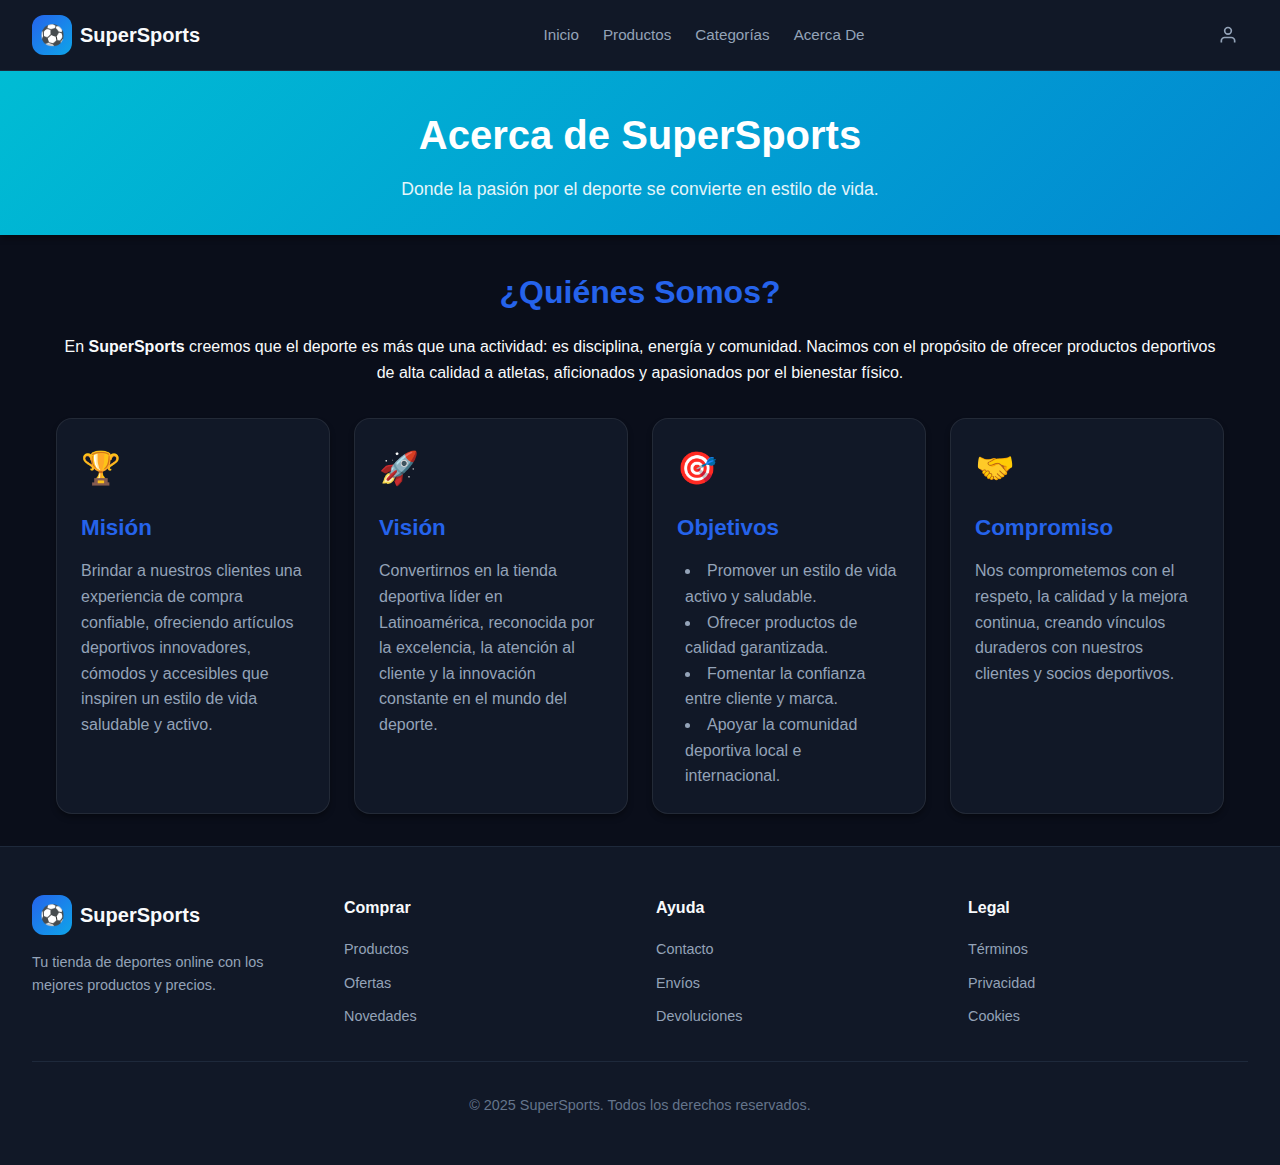
<file: acercade.html>
<!DOCTYPE html>
<html lang="es">
<head>
  <meta charset="UTF-8">
  <meta name="viewport" content="width=device-width, initial-scale=1.0">
  <title>Acerca de SuperSports</title>
  <link rel="stylesheet" href="assets/css/acercade.css">
  <link rel="stylesheet" href="assets/css/index.css">
  <link rel="stylesheet" href="assets/css/usuario.css">
</head>
<body>
<!-- Header -->
    <header class="header">
        <div class="container">
            <div class="header-content">
                <!-- Logo -->
                <div class="logo">
                    <div class="logo-icon">⚽</div>
                    <span class="logo-text">SuperSports</span>
                </div>
                <!-- Navigation -->
                <nav class="nav">
                    <a href="index.html" class="nav-link">Inicio</a>
                    <a href="categoria.html" class="nav-link">Productos</a>
                    <a href="index.html#categories" class="nav-link">Categorías</a>
                    <a href="acercade.html" class="nav-link">Acerca De</a>
                </nav>
                <!-- Actions -->
                <div class="header-actions">
                    <button id="btnUsuario" class="icon-button">
                        <svg width="20" height="20" viewBox="0 0 24 24" fill="none" stroke="currentColor" stroke-width="2">
                            <path d="M20 21v-2a4 4 0 0 0-4-4H8a4 4 0 0 0-4 4v2"></path>
                            <circle cx="12" cy="7" r="4"></circle>
                        </svg>
                    </button>
                    <button class="icon-button menu-button">
                        <svg width="20" height="20" viewBox="0 0 24 24" fill="none" stroke="currentColor" stroke-width="2">
                            <line x1="3" y1="12" x2="21" y2="12"></line>
                            <line x1="3" y1="6" x2="21" y2="6"></line>
                            <line x1="3" y1="18" x2="21" y2="18"></line>
                        </svg>
                    </button>
                </div>
            </div>
        </div>
    </header>
  <header class="about-header">
    <h1>Acerca de <span>SuperSports</span></h1>
    <p>Donde la pasión por el deporte se convierte en estilo de vida.</p>
  </header>
  <main class="about-container">
    <section class="about-intro">
      <h2>¿Quiénes Somos?</h2>
      <p>
        En <strong>SuperSports</strong> creemos que el deporte es más que una actividad: es disciplina, energía y comunidad.  
        Nacimos con el propósito de ofrecer productos deportivos de alta calidad a atletas, aficionados y apasionados por el bienestar físico.
      </p>
    </section>
    <section class="about-grid">
      <div class="about-card">
        <div class="icon">🏆</div>
        <h3>Misión</h3>
        <p>
          Brindar a nuestros clientes una experiencia de compra confiable, ofreciendo artículos deportivos innovadores, cómodos y accesibles
          que inspiren un estilo de vida saludable y activo.
        </p>
      </div>
      <div class="about-card">
        <div class="icon">🚀</div>
        <h3>Visión</h3>
        <p>
          Convertirnos en la tienda deportiva líder en Latinoamérica, reconocida por la excelencia, la atención al cliente y la innovación constante en el mundo del deporte.
        </p>
      </div>
      <div class="about-card">
        <div class="icon">🎯</div>
        <h3>Objetivos</h3>
        <ul>
          <li>Promover un estilo de vida activo y saludable.</li>
          <li>Ofrecer productos de calidad garantizada.</li>
          <li>Fomentar la confianza entre cliente y marca.</li>
          <li>Apoyar la comunidad deportiva local e internacional.</li>
        </ul>
      </div>
      <div class="about-card">
        <div class="icon">🤝</div>
        <h3>Compromiso</h3>
        <p>
          Nos comprometemos con el respeto, la calidad y la mejora continua, creando vínculos duraderos con nuestros clientes y socios deportivos.
        </p>
      </div>
    </section>
  </main>
 <!-- Footer -->
    <footer class="footer">
        <div class="container">
            <div class="footer-grid">
                <div class="footer-column">
                    <div class="footer-logo">
                        <div class="logo-icon">⚽</div>
                        <span class="logo-text">SuperSports</span>
                    </div>
                    <p class="footer-description">
                        Tu tienda de deportes online con los mejores productos y precios.
                    </p>
                </div>
                <div class="footer-column">
                    <h4>Comprar</h4>
                    <ul class="footer-links">
                        <li><a href="categoria.html">Productos</a></li>
                        <li><a href="categoria.html?offer=yes">Ofertas</a></li>
                        <li><a href="categoria.html">Novedades</a></li>
                    </ul>
                </div>
                <div class="footer-column">
                    <h4>Ayuda</h4>
                    <ul class="footer-links">
                        <li><a class="nav-link" href="contacto.html">Contacto</a></li>
                        <li><a href="envios.html">Envíos</a></li>
                        <li><a href="devoluciones.html">Devoluciones</a></li>
                    </ul>
                </div>
                <div class="footer-column">
                    <h4>Legal</h4>
                    <ul class="footer-links">
                        <li><a href="terminos.html">Términos</a></li>
                        <li><a href="privacidad.html">Privacidad</a></li>
                        <li><a href="cookies.html">Cookies</a></li>
                    </ul>
                </div>
            </div>
     <div class="footer-bottom">
        <p>© 2025 SuperSports. Todos los derechos reservados.</p>
            </div>
        </div>
 </footer>
</body>
<script src="assets/js/usuarios.js"></script>
</html>
</file>
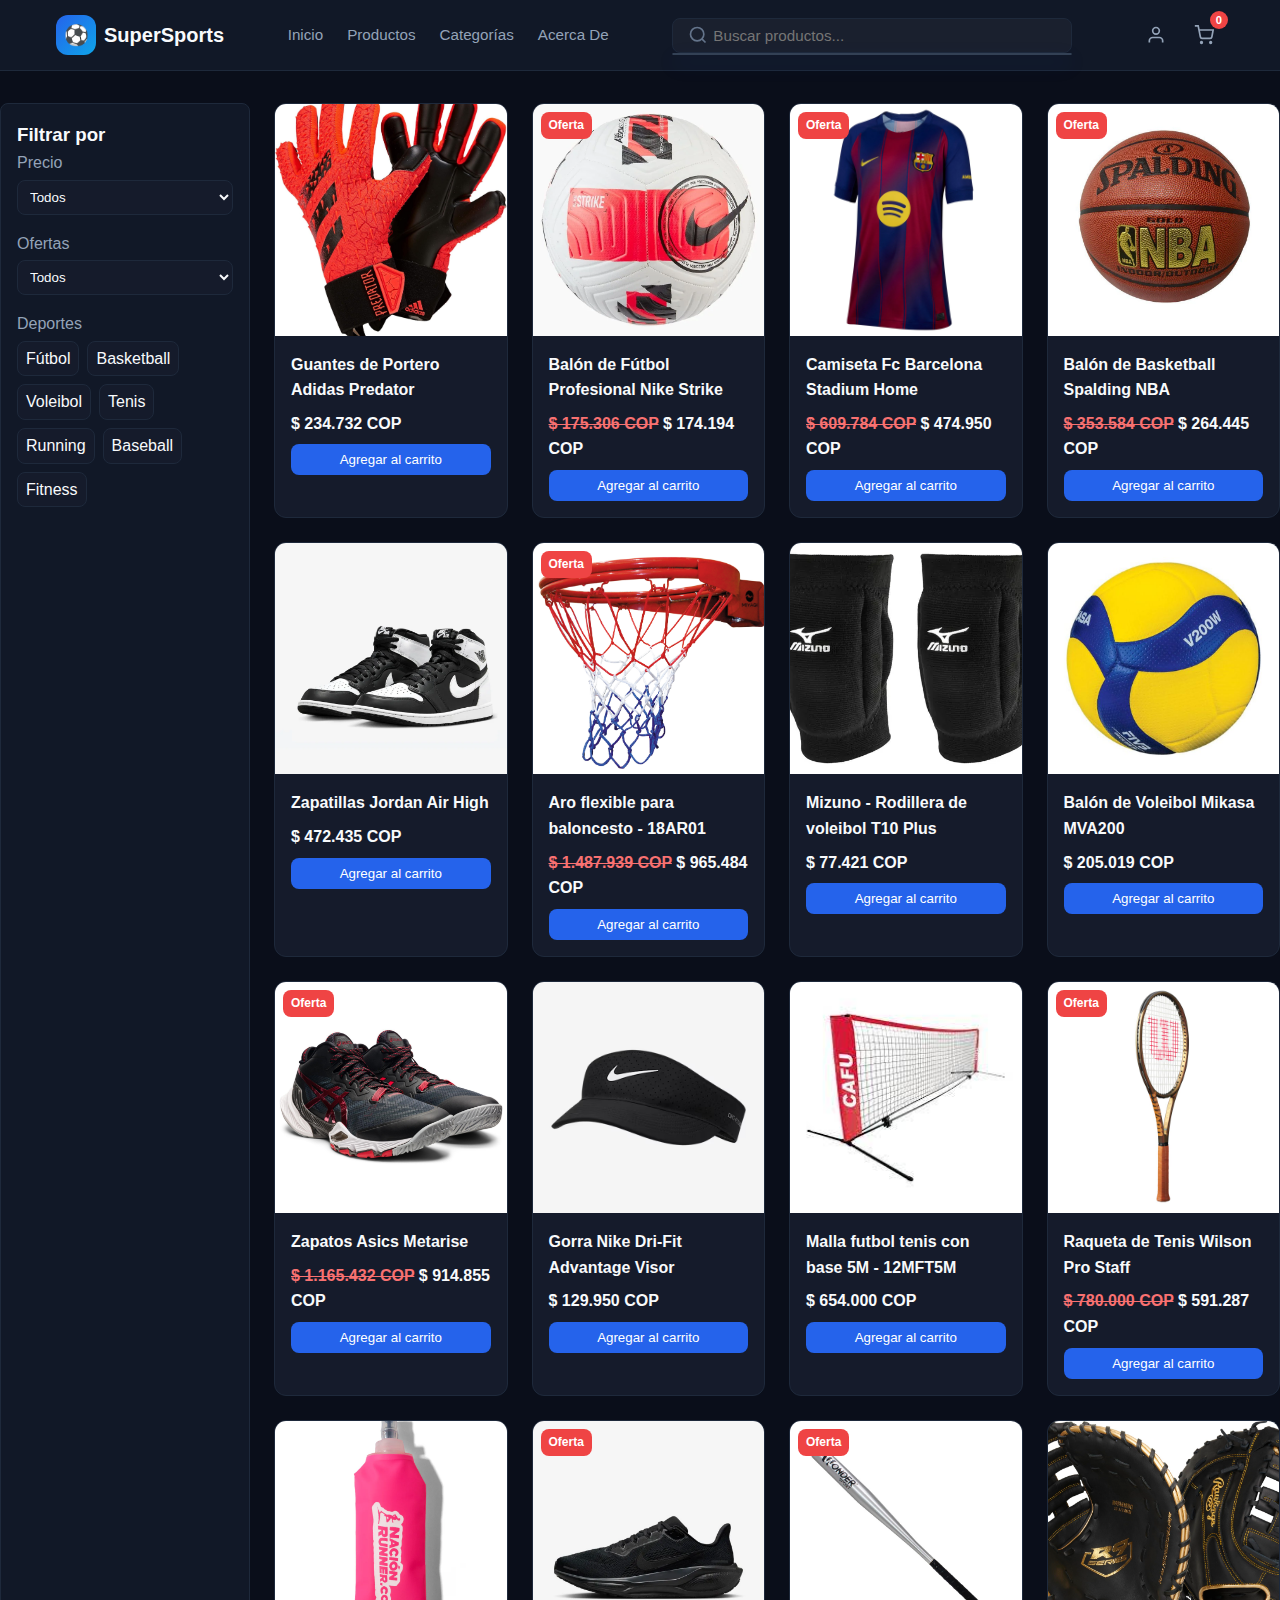
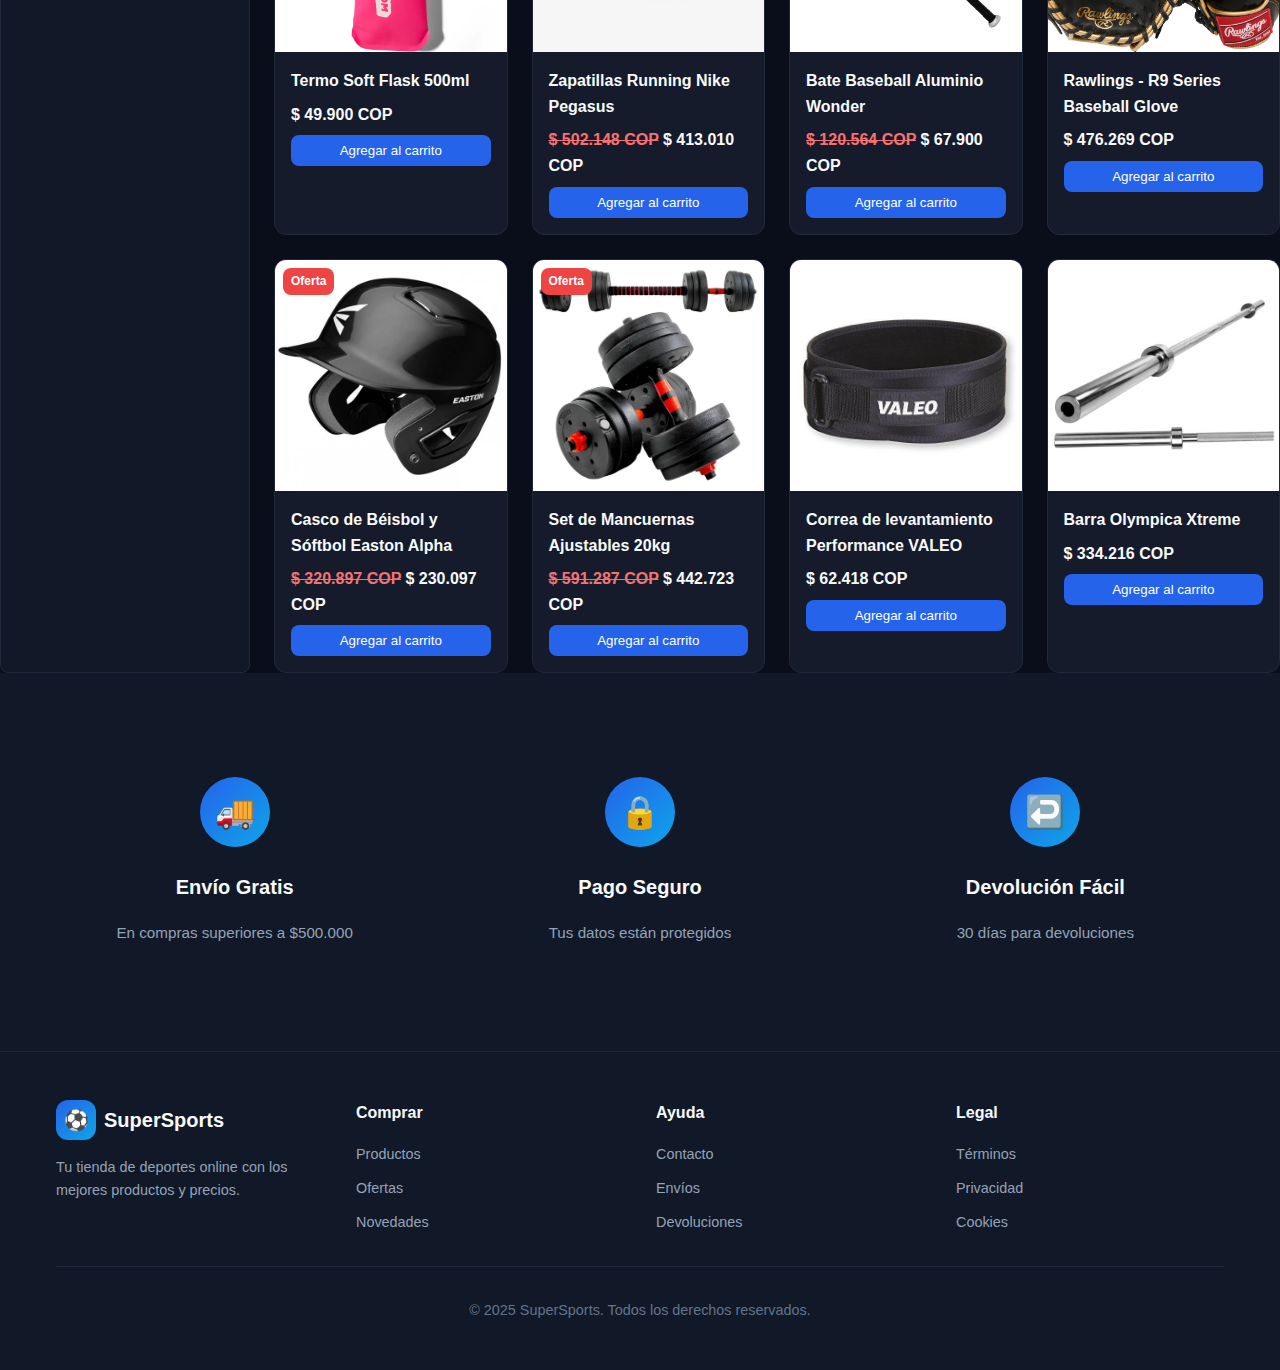
<file: categoria.html>
<!DOCTYPE html>
<html lang="es">
<head>
<meta charset="UTF-8">
<meta name="viewport" content="width=device-width, initial-scale=1.0">
<title>Categoría - Tienda Deportiva</title>
<link rel="stylesheet" href="assets/css/categoria.css">
<link rel="stylesheet" href="assets/css/usuario.css">
<link rel="stylesheet" href="assets/css/carrito.css">
<link rel="stylesheet" href="assets/css/busqueda.css">
</head>
<body>
<!-- Header -->
    <header class="header">
        <div class="container">
            <div class="header-content">
                <!-- Logo -->
                <div class="logo">
                    <div class="logo-icon">⚽</div>
                    <span class="logo-text">SuperSports</span>
                </div>
                <!-- Navigation -->
                <nav class="nav">
                    <a href="index.html" class="nav-link">Inicio</a>
                    <a href="categoria.html" class="nav-link">Productos</a>
                    <a href="index.html#categories" class="nav-link">Categorías</a>
                    <a href="acercade.html" class="nav-link">Acerca De</a>
                </nav>
                <!-- Search -->
                <div class="search-container">
                    <input type="search" placeholder="Buscar productos..." class="search-input">
                    <svg class="search-icon" width="20" height="20" viewBox="0 0 24 24" fill="none" stroke="currentColor" stroke-width="2">
                        <circle cx="11" cy="11" r="8"></circle>
                        <path d="m21 21-4.35-4.35"></path>
                    </svg>
                </div>
                <!-- Actions -->
                <div class="header-actions">
                    <button id="btnUsuario" class="icon-button">
                        <svg width="20" height="20" viewBox="0 0 24 24" fill="none" stroke="currentColor" stroke-width="2">
                            <path d="M20 21v-2a4 4 0 0 0-4-4H8a4 4 0 0 0-4 4v2"></path>
                            <circle cx="12" cy="7" r="4"></circle>
                        </svg>
                    </button>
                    <button class="icon-button cart-button">
                        <svg width="20" height="20" viewBox="0 0 24 24" fill="none" stroke="currentColor" stroke-width="2">
                            <circle cx="9" cy="21" r="1"></circle>
                            <circle cx="20" cy="21" r="1"></circle>
                            <path d="M1 1h4l2.68 13.39a2 2 0 0 0 2 1.61h9.72a2 2 0 0 0 2-1.61L23 6H6"></path>
                        </svg>
                        <span class="cart-badge">0</span>
                    </button>
                    <button class="icon-button menu-button">
                        <svg width="20" height="20" viewBox="0 0 24 24" fill="none" stroke="currentColor" stroke-width="2">
                            <line x1="3" y1="12" x2="21" y2="12"></line>
                            <line x1="3" y1="6" x2="21" y2="6"></line>
                            <line x1="3" y1="18" x2="21" y2="18"></line>
                        </svg>
                    </button>
                </div>
            </div>
        </div>
    </header>
  <div class="category-content-grid">
    <!-- FILTROS -->
    <aside class="filters">
      <h3>Filtrar por</h3>
      <div class="filter-group">
        <label for="filter-price">Precio</label>
        <select id="filter-price">
          <option value="">Todos</option>
          <option value="asc">Menor a Mayor</option>
          <option value="desc">Mayor a Menor</option>
        </select>
      </div>
      <div class="filter-group">
        <label for="filter-offer">Ofertas</label>
        <select id="filter-offer">
          <option value="">Todos</option>
          <option value="yes">Con Oferta</option>
        </select>
      </div>
      <div class="filter-group">
        <label>Deportes</label>
        <div class="filter-sports">
          <div class="sport-option" data-sport="Fútbol">Fútbol</div>
          <div class="sport-option" data-sport="Basketball">Basketball</div>
          <div class="sport-option" data-sport="Voleibol">Voleibol</div>
          <div class="sport-option" data-sport="Tenis">Tenis</div>
          <div class="sport-option" data-sport="Running">Running</div>
          <div class="sport-option" data-sport="Baseball">Baseball</div>
          <div class="sport-option" data-sport="Fitness">Fitness</div>
        </div>
      </div>
    </aside>
    <!-- GRID DE PRODUCTOS -->
    <div class="products-grid" id="products-grid"></div>
  </div>
</main>
 <!-- Features Section -->
    <section class="features">
        <div class="container">
            <div class="features-grid">
                <div class="feature-card">
                    <div class="feature-icon">🚚</div>
                    <h3>Envío Gratis</h3>
                    <p>En compras superiores a $500.000</p>
                </div>
                <div class="feature-card">
                    <div class="feature-icon">🔒</div>
                    <h3>Pago Seguro</h3>
                    <p>Tus datos están protegidos</p>
                </div>
                <div class="feature-card">
                    <div class="feature-icon">↩️</div>
                    <h3>Devolución Fácil</h3>
                    <p>30 días para devoluciones</p>
                </div>
            </div>
        </div>
    </section>
    <!-- Footer -->
    <footer class="footer">
        <div class="container">
            <div class="footer-grid">
                <div class="footer-column">
                    <div class="footer-logo">
                        <div class="logo-icon">⚽</div>
                        <span class="logo-text">SuperSports</span>
                    </div>
                    <p class="footer-description">
                        Tu tienda de deportes online con los mejores productos y precios.
                    </p>
                </div>
                <div class="footer-column">
                    <h4>Comprar</h4>
                    <ul class="footer-links">
                        <li><a href="categoria.html">Productos</a></li>
                        <li><a href="categoria.html?offer=yes">Ofertas</a></li>
                        <li><a href="#">Novedades</a></li>
                    </ul>
                </div>
                <div class="footer-column">
                    <h4>Ayuda</h4>
                    <ul class="footer-links">
                        <li><a class="nav-link" href="contacto.html">Contacto</a></li>
                        <li><a href="envios.html">Envíos</a></li>
                        <li><a href="devoluciones.html">Devoluciones</a></li>
                    </ul>
                </div>
                <div class="footer-column">
                    <h4>Legal</h4>
                    <ul class="footer-links">
                        <li><a href="terminos.html">Términos</a></li>
                        <li><a href="privacidad.html">Privacidad</a></li>
                        <li><a href="cookies.html">Cookies</a></li>
                    </ul>
                </div>
            </div>
     <div class="footer-bottom">
        <p>© 2025 SuperSports. Todos los derechos reservados.</p>
            </div>
        </div>
 </footer>
</body>
    <script src="assets/js/categoria.js"></script>
    <script src="assets/js/usuarios.js"></script>
    <script src="assets/js/carrito.js"></script>
    <script src="assets/js/busqueda.js"></script>
</html>
</file>
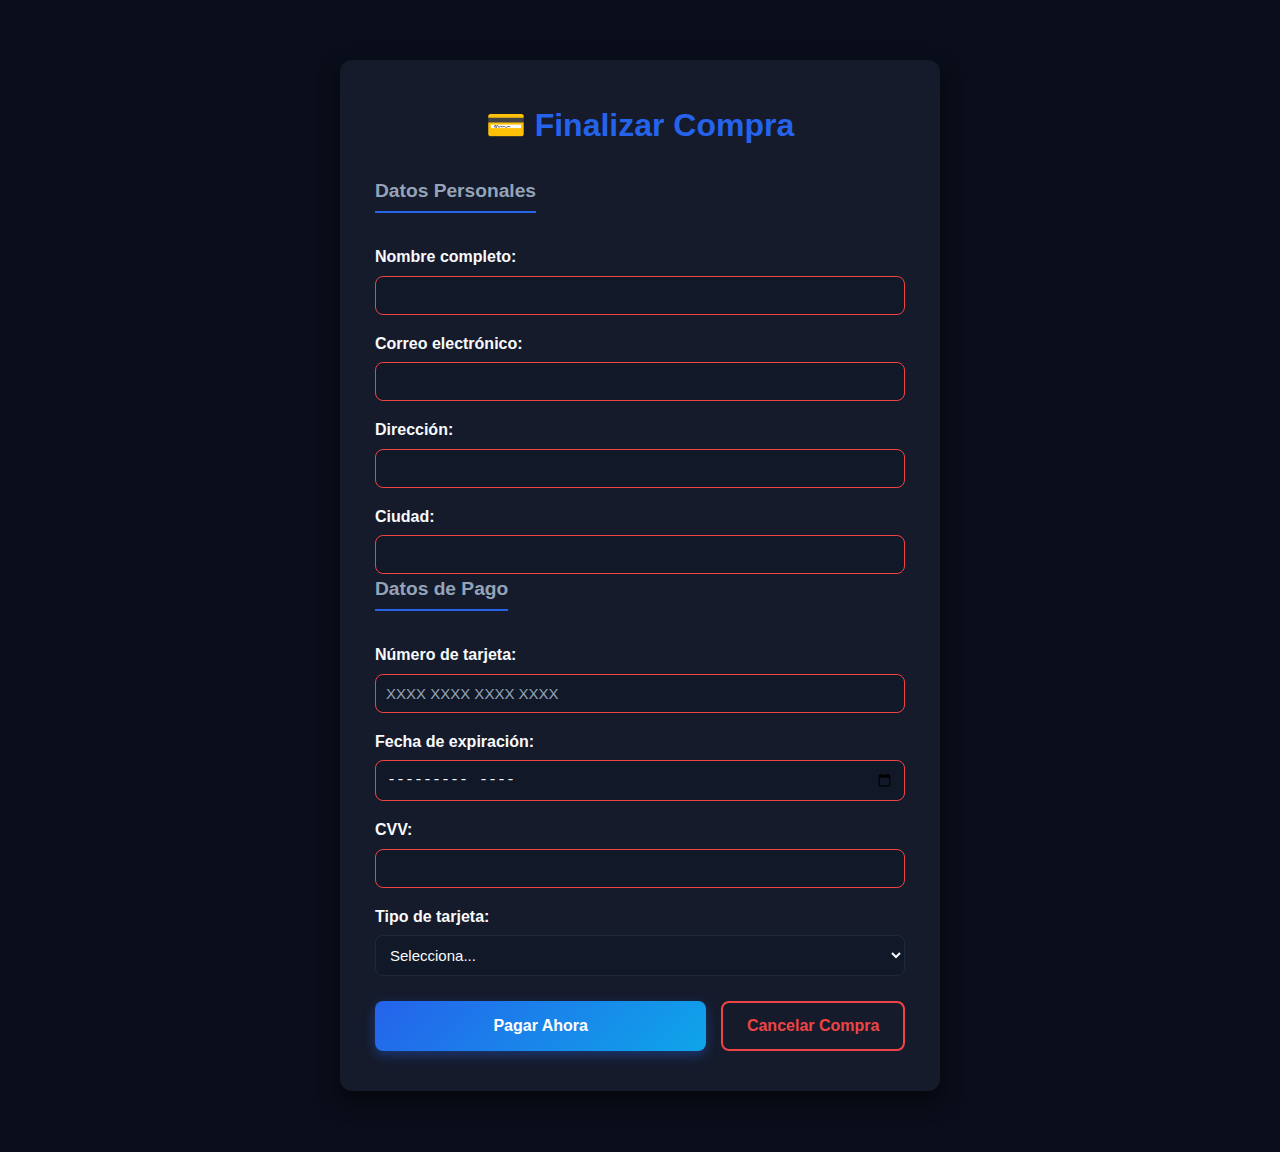
<file: compra.html>
<!DOCTYPE html>
<html lang="es">
<head>
  <meta charset="UTF-8">
  <meta name="viewport" content="width=device-width, initial-scale=1.0">
  <title>Pago - SuperSports</title>
  <link rel="stylesheet" href="assets/css/compra.css">
</head>
<body>
  <div class="checkout-container">
    <h1>💳 Finalizar Compra</h1>
    <form id="checkout-form">
      <h2>Datos Personales</h2>
      <label>Nombre completo:</label>
      <input type="text" id="nombre" required>
      <label>Correo electrónico:</label>
      <input type="email" id="correo" required>
      <label>Dirección:</label>
      <input type="text" id="direccion" required>
      <label>Ciudad:</label>
      <input type="text" id="ciudad" required>
      <h2>Datos de Pago</h2>
      <label>Número de tarjeta:</label>
      <input type="text" id="tarjeta" maxlength="19" placeholder="XXXX XXXX XXXX XXXX" required>
      <label>Fecha de expiración:</label>
      <input type="month" id="expiracion" required>
      <label>CVV:</label>
      <input type="text" id="cvv" maxlength="3" required>
      <label>Tipo de tarjeta:</label>
      <select id="tipo-tarjeta" required>
        <option value="">Selecciona...</option>
        <option value="visa">Visa</option>
        <option value="mastercard">MasterCard</option>
        <option value="amex">American Express</option>
      </select>
         <div class="form-buttons">
                <button type="submit" class="btn-pagar">Pagar Ahora</button>
                <button type="button" id="cancelar-compra" class="btn-cancel">Cancelar Compra</button>
        </div>
    </form>
  </div>
</body>
<script src="assets/js/compra.js"></script>
</html>
</file>
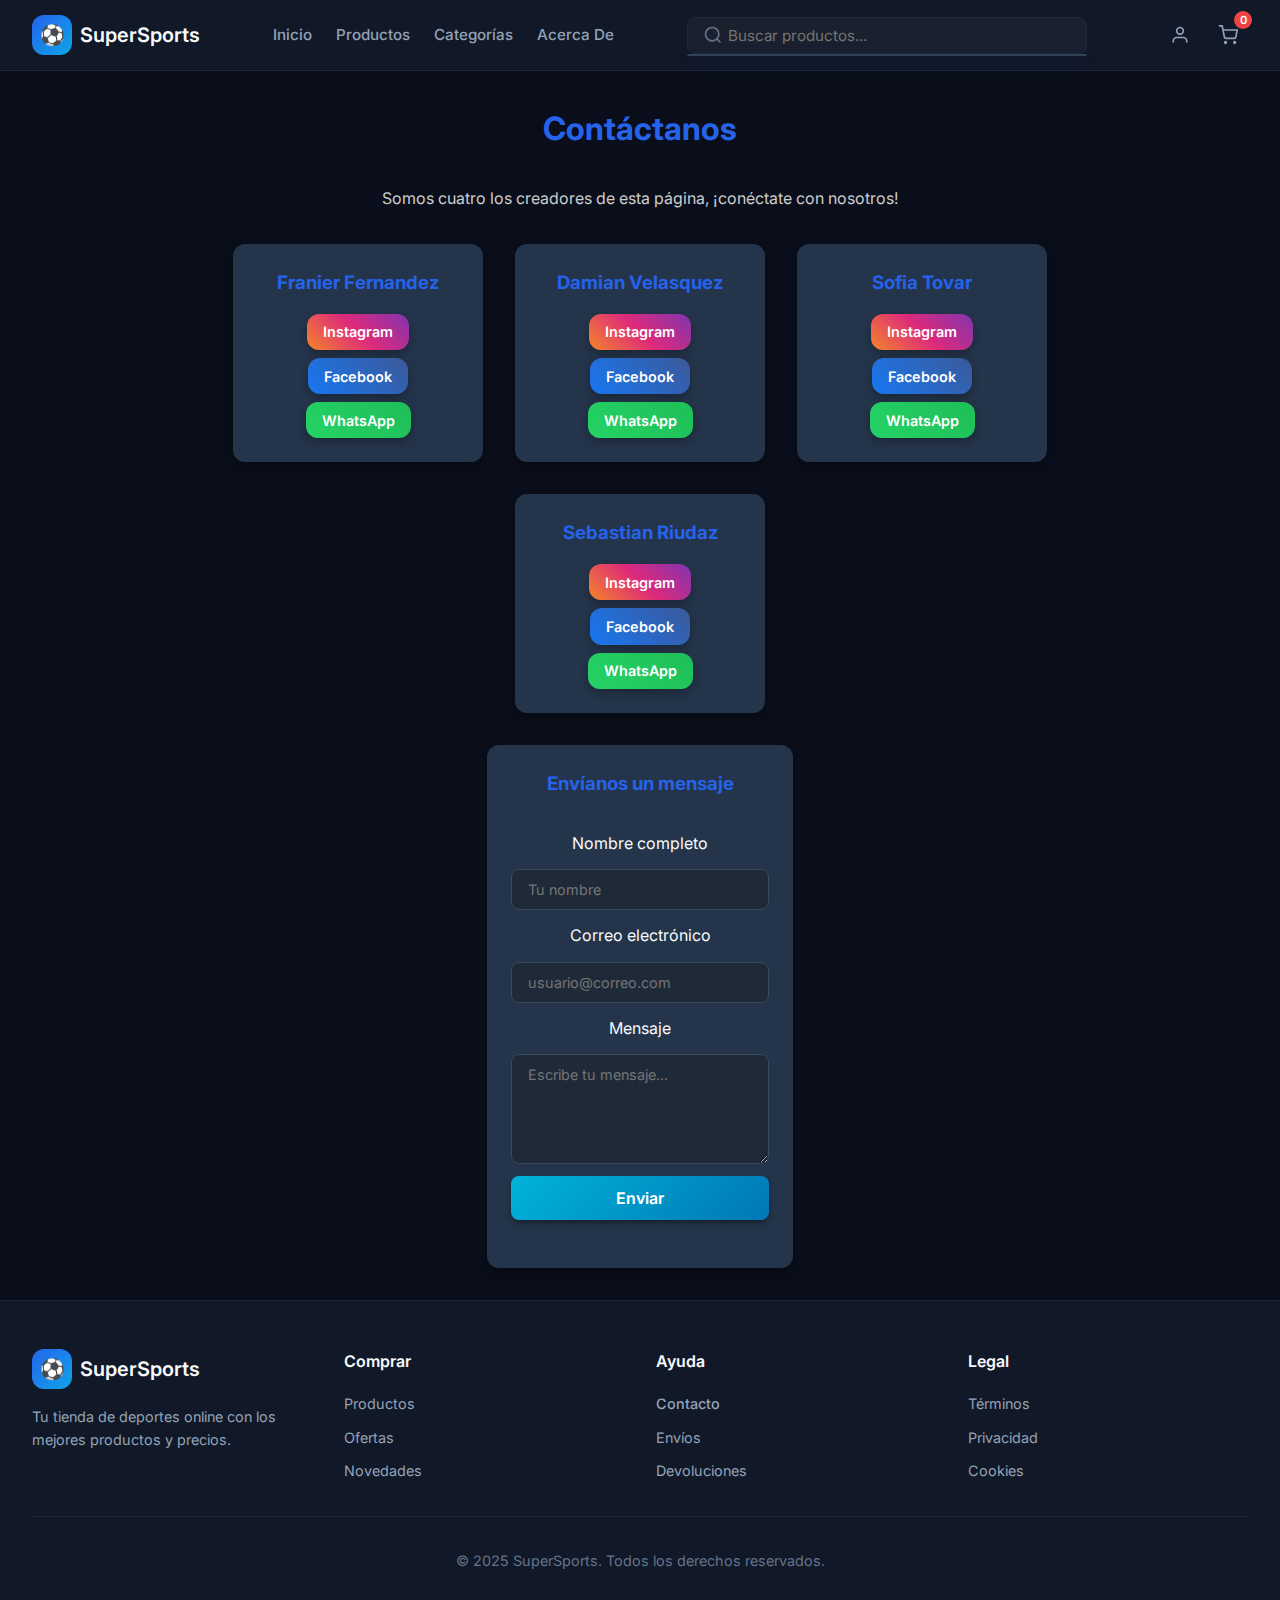
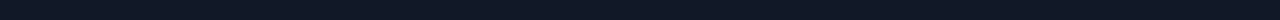
<file: contacto.html>
<!DOCTYPE html>
<html lang="es">
<head>
    <meta charset="UTF-8">
    <meta name="viewport" content="width=device-width, initial-scale=1.0">
    <title>Contacto - SuperSports</title>
    <link rel="stylesheet" href="assets/css/contacto.css">
    <link rel="stylesheet" href="assets/css/index.css">
    <link rel="stylesheet" href="assets/css/carrito.css"> 
    <link rel="stylesheet" href="assets/css/busqueda.css">
    <link rel="stylesheet" href="assets/css/usuario.css">
    <link href="https://fonts.googleapis.com/css2?family=Inter:wght@400;600&display=swap" rel="stylesheet">
</head>
<body>
    <!-- Header -->
    <header class="header">
        <div class="container">
            <div class="header-content">
                <!-- Logo -->
                <div class="logo">
                    <div class="logo-icon">⚽</div>
                    <span class="logo-text">SuperSports</span>
                </div>
                <!-- Navigation -->
                <nav class="nav">
                    <a href="index.html" class="nav-link">Inicio</a>
                    <a href="categoria.html" class="nav-link">Productos</a>
                    <a href="index.html#categories" class="nav-link">Categorías</a>
                    <a href="acercade.html" class="nav-link">Acerca De</a>
                </nav>
                <!-- Search -->
                <div class="search-container">
                    <input type="search" placeholder="Buscar productos..." class="search-input">
                    <svg class="search-icon" width="20" height="20" viewBox="0 0 24 24" fill="none" stroke="currentColor" stroke-width="2">
                        <circle cx="11" cy="11" r="8"></circle>
                        <path d="m21 21-4.35-4.35"></path>
                    </svg>
                </div>
               <!-- Actions -->
                <div class="header-actions">
                    <button id="btnUsuario" class="icon-button">
                        <svg width="20" height="20" viewBox="0 0 24 24" fill="none" stroke="currentColor" stroke-width="2">
                            <path d="M20 21v-2a4 4 0 0 0-4-4H8a4 4 0 0 0-4 4v2"></path>
                            <circle cx="12" cy="7" r="4"></circle>
                        </svg>
                    </button>
                    <button class="icon-button cart-button">
                        <svg width="20" height="20" viewBox="0 0 24 24" fill="none" stroke="currentColor" stroke-width="2">
                            <circle cx="9" cy="21" r="1"></circle>
                            <circle cx="20" cy="21" r="1"></circle>
                            <path d="M1 1h4l2.68 13.39a2 2 0 0 0 2 1.61h9.72a2 2 0 0 0 2-1.61L23 6H6"></path>
                        </svg>
                        <span class="cart-badge">0</span>
                    </button>
                    <button class="icon-button menu-button">
                        <svg width="20" height="20" viewBox="0 0 24 24" fill="none" stroke="currentColor" stroke-width="2">
                            <line x1="3" y1="12" x2="21" y2="12"></line>
                            <line x1="3" y1="6" x2="21" y2="6"></line>
                            <line x1="3" y1="18" x2="21" y2="18"></line>
                        </svg>
                    </button>
                </div>
            </div>
        </div>
    </header>
    <main class="contact-main">
        <h2>Contáctanos</h2>
        <p>Somos cuatro los creadores de esta página, ¡conéctate con nosotros!</p>
        <div class="team-container">
                <div class="team-member">
                    <h3>Franier Fernandez</h3>
                    <div class="socials">
                        <button class="social-btn instagram" onclick="window.open('https://www.instagram.com/frann_3004?igsh=NHFwbGlmeDA1a3Fk', '_blank')">Instagram</button>
                        <button class="social-btn facebook" onclick="window.open('https://www.facebook.com/share/1DVCtGQax9/', '_blank')">Facebook</button>
                        <button class="social-btn whatsapp" onclick="window.open('https://wa.me/573216889096', '_blank')">WhatsApp</button>
                    </div>
                </div>
                <div class="team-member">
                    <h3>Damian Velasquez</h3>
                    <div class="socials">
                        <button class="social-btn instagram" onclick="window.open('https://www.instagram.com/dm_jvg?igsh=MWl6Z3FoY25zYzVsNg==', '_blank')">Instagram</button>
                        <button class="social-btn facebook" onclick="window.open('https://www.facebook.com/profile.php?id=100044230368531', '_blank')">Facebook</button>
                        <button class="social-btn whatsapp" onclick="window.open('https://wa.me/573215399781', '_blank')">WhatsApp</button>
                    </div>
                </div>
                <div class="team-member">
                    <h3> Sofia Tovar </h3>
                    <div class="socials">
                        <button class="social-btn instagram" onclick="window.open('https://www.instagram.com/sofbelt?igsh=ZGt0ZDR4Zm94ZnA=', '_blank')">Instagram</button>
                        <button class="social-btn facebook" onclick="window.open('https://www.facebook.com/share/1BYTGRw97m/', '_blank')">Facebook</button>
                        <button class="social-btn whatsapp" onclick="window.open('https://wa.me/573028346020', '_blank')">WhatsApp</button>
                    </div>
                </div>
                <div class="team-member">
                    <h3> Sebastian Riudaz </h3>
                    <div class="socials">
                        <button class="social-btn instagram" onclick="window.open('https://www.instagram.com/sebas_cr9?igsh=MTF2MG16ZGp1MDJjaA==', '_blank')">Instagram</button>
                        <button class="social-btn facebook" onclick="window.open('https://www.facebook.com/share/17K9zK6pnq/', '_blank')">Facebook</button>
                        <button class="social-btn whatsapp" onclick="window.open('https://wa.me/573012407895', '_blank')">WhatsApp</button>
                    </div>
                </div>
            </div>
        <div class="contact-form-container">
            <h3>Envíanos un mensaje</h3>
            <form id="contactForm" class="form-column">
                <label for="name">Nombre completo</label>
                <input type="text" id="name" name="name" placeholder="Tu nombre" required>

                <label for="email">Correo electrónico</label>
                <input type="email" id="email" name="email" placeholder="usuario@correo.com" required>

                <label for="message">Mensaje</label>
                <textarea id="message" name="message" placeholder="Escribe tu mensaje..." rows="5" required></textarea>

                <button type="submit" class="btn btn-primary">Enviar</button>
            </form>
            <div id="feedback" class="mensaje-feedback"></div>
        </div>
    </main>
     <!-- Footer -->
    <footer class="footer">
        <div class="container">
            <div class="footer-grid">
                <div class="footer-column">
                    <div class="footer-logo">
                        <div class="logo-icon">⚽</div>
                        <span class="logo-text">SuperSports</span>
                    </div>
                    <p class="footer-description">
                        Tu tienda de deportes online con los mejores productos y precios.
                    </p>
                </div>
                <div class="footer-column">
                    <h4>Comprar</h4>
                    <ul class="footer-links">
                        <li><a href="categoria.html">Productos</a></li>
                        <li><a href="categoria.html?offer=yes">Ofertas</a></li>
                        <li><a href="#">Novedades</a></li>
                    </ul>
                </div>
                <div class="footer-column">
                    <h4>Ayuda</h4>
                    <ul class="footer-links">
                        <li><a class="nav-link" href="contacto.html">Contacto</a></li>
                        <li><a href="envios.html">Envíos</a></li>
                        <li><a href="devoluciones.html">Devoluciones</a></li>
                    </ul>
                </div>
                <div class="footer-column">
                    <h4>Legal</h4>
                    <ul class="footer-links">
                        <li><a href="terminos.html">Términos</a></li>
                        <li><a href="privacidad.html">Privacidad</a></li>
                        <li><a href="cookies.html">Cookies</a></li>
                    </ul>
                </div>
            </div>
     <div class="footer-bottom">
        <p>© 2025 SuperSports. Todos los derechos reservados.</p>
            </div>
        </div>
 </footer>
</body>
    <script src="assets/js/contacto.js"></script>
    <script src="assets/js/carrito.js"></script>
    <script src="assets/js/busqueda.js"></script>
    <script src="assets/js/usuarios.js"></script>
    <script src="assets/js/categoria.js"></script>
</html>
</file>
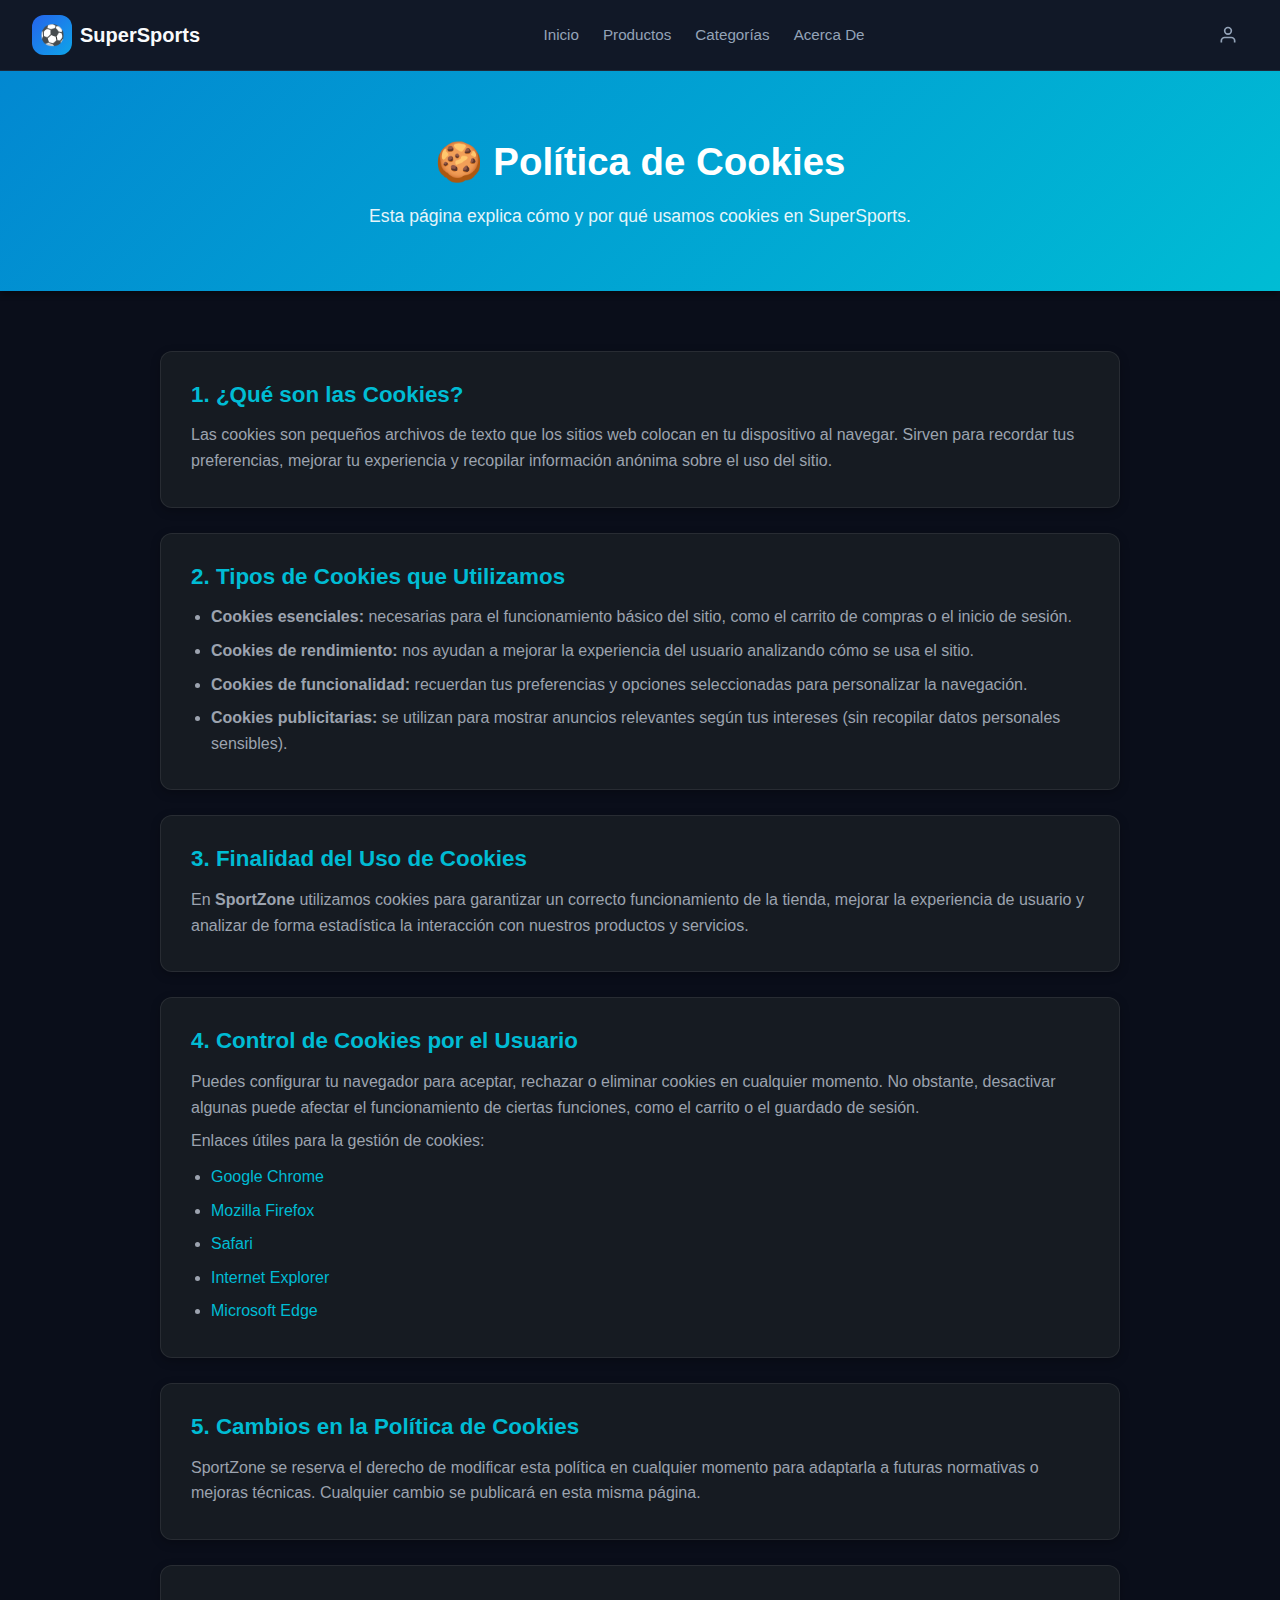
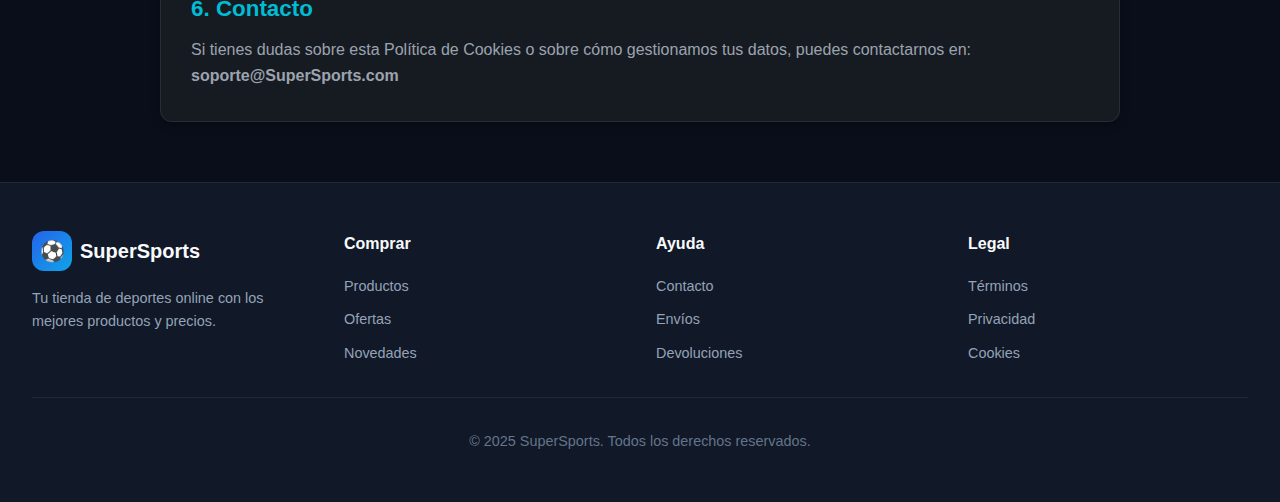
<file: cookies.html>
<!DOCTYPE html>
<html lang="es">
<head>
  <meta charset="UTF-8">
  <meta name="viewport" content="width=device-width, initial-scale=1.0">
  <title>Política de Cookies - SuperSports</title>
  <link rel="stylesheet" href="assets/css/cookies.css">
  <link rel="stylesheet" href="assets/css/index.css">
  <link rel="stylesheet" href="assets/css/usuario.css">
</head>
<body>
 <header class="header">
        <div class="container">
            <div class="header-content">
                <!-- Logo -->
                <div class="logo">
                    <div class="logo-icon">⚽</div>
                    <span class="logo-text">SuperSports</span>
                </div>
                <!-- Navigation -->
                <nav class="nav">
                    <a href="index.html" class="nav-link">Inicio</a>
                    <a href="categoria.html" class="nav-link">Productos</a>
                    <a href="index.html#categories" class="nav-link">Categorías</a>
                    <a href="acercade.html" class="nav-link">Acerca De</a>
                </nav>
                <!-- Actions -->
                <div class="header-actions">
                    <button id="btnUsuario" class="icon-button">
                        <svg width="20" height="20" viewBox="0 0 24 24" fill="none" stroke="currentColor" stroke-width="2">
                            <path d="M20 21v-2a4 4 0 0 0-4-4H8a4 4 0 0 0-4 4v2"></path>
                            <circle cx="12" cy="7" r="4"></circle>
                        </svg>
                    </button>
                    <button class="icon-button menu-button">
                        <svg width="20" height="20" viewBox="0 0 24 24" fill="none" stroke="currentColor" stroke-width="2">
                            <line x1="3" y1="12" x2="21" y2="12"></line>
                            <line x1="3" y1="6" x2="21" y2="6"></line>
                            <line x1="3" y1="18" x2="21" y2="18"></line>
                        </svg>
                    </button>
                </div>
            </div>
        </div>
    </header>
  <header class="cookies-header">
    <h1>🍪 Política de Cookies</h1>
    <p>Esta página explica cómo y por qué usamos cookies en SuperSports.</p>
  </header>
  <main class="cookies-container">
    <section class="cookies-section">
      <h2>1. ¿Qué son las Cookies?</h2>
      <p>
        Las cookies son pequeños archivos de texto que los sitios web colocan en tu dispositivo al navegar.  
        Sirven para recordar tus preferencias, mejorar tu experiencia y recopilar información anónima sobre el uso del sitio.
      </p>
    </section>
    <section class="cookies-section">
      <h2>2. Tipos de Cookies que Utilizamos</h2>
      <ul>
        <li><strong>Cookies esenciales:</strong> necesarias para el funcionamiento básico del sitio, como el carrito de compras o el inicio de sesión.</li>
        <li><strong>Cookies de rendimiento:</strong> nos ayudan a mejorar la experiencia del usuario analizando cómo se usa el sitio.</li>
        <li><strong>Cookies de funcionalidad:</strong> recuerdan tus preferencias y opciones seleccionadas para personalizar la navegación.</li>
        <li><strong>Cookies publicitarias:</strong> se utilizan para mostrar anuncios relevantes según tus intereses (sin recopilar datos personales sensibles).</li>
      </ul>
    </section>
    <section class="cookies-section">
      <h2>3. Finalidad del Uso de Cookies</h2>
      <p>
        En <strong>SportZone</strong> utilizamos cookies para garantizar un correcto funcionamiento de la tienda,  
        mejorar la experiencia de usuario y analizar de forma estadística la interacción con nuestros productos y servicios.
      </p>
    </section>
    <section class="cookies-section">
      <h2>4. Control de Cookies por el Usuario</h2>
      <p>
        Puedes configurar tu navegador para aceptar, rechazar o eliminar cookies en cualquier momento.  
        No obstante, desactivar algunas puede afectar el funcionamiento de ciertas funciones, como el carrito o el guardado de sesión.
      </p>
      <p>Enlaces útiles para la gestión de cookies:</p>
      <ul class="browser-links">
        <li><a href="https://support.google.com/chrome/answer/95647" target="_blank">Google Chrome</a></li>
        <li><a href="https://support.mozilla.org/es/kb/habilitar-y-deshabilitar-cookies-sitios-web-rastrear-preferencias" target="_blank">Mozilla Firefox</a></li>
        <li><a href="https://support.apple.com/es-es/guide/safari/sfri11471/mac" target="_blank">Safari</a></li>
        <li><a href="https://support.microsoft.com/es-es/help/17442/windows-internet-explorer-delete-manage-cookies" target="_blank">Internet Explorer</a></li>
        <li><a href="https://support.microsoft.com/es-es/microsoft-edge" target="_blank">Microsoft Edge</a></li>
      </ul>
    </section>
    <section class="cookies-section">
      <h2>5. Cambios en la Política de Cookies</h2>
      <p>
        SportZone se reserva el derecho de modificar esta política en cualquier momento para adaptarla a futuras normativas o mejoras técnicas.  
        Cualquier cambio se publicará en esta misma página.
      </p>
    </section>
    <section class="cookies-section">
      <h2>6. Contacto</h2>
      <p>
        Si tienes dudas sobre esta Política de Cookies o sobre cómo gestionamos tus datos, puedes contactarnos en:  
        <strong>soporte@SuperSports.com</strong>
      </p>
    </section>
  </main>
  <!-- Footer -->
    <footer class="footer">
        <div class="container">
            <div class="footer-grid">
                <div class="footer-column">
                    <div class="footer-logo">
                        <div class="logo-icon">⚽</div>
                        <span class="logo-text">SuperSports</span>
                    </div>
                    <p class="footer-description">
                        Tu tienda de deportes online con los mejores productos y precios.
                    </p>
                </div>
                <div class="footer-column">
                    <h4>Comprar</h4>
                    <ul class="footer-links">
                        <li><a href="categoria.html">Productos</a></li>
                        <li><a href="categoria.html?offer=yes">Ofertas</a></li>
                        <li><a href="#">Novedades</a></li>
                    </ul>
                </div>
                <div class="footer-column">
                    <h4>Ayuda</h4>
                    <ul class="footer-links">
                        <li><a class="nav-link" href="contacto.html">Contacto</a></li>
                        <li><a href="envios.html">Envíos</a></li>
                        <li><a href="devoluciones.html">Devoluciones</a></li>
                    </ul>
                </div>
                <div class="footer-column">
                    <h4>Legal</h4>
                    <ul class="footer-links">
                        <li><a href="terminos.html">Términos</a></li>
                        <li><a href="privacidad.html">Privacidad</a></li>
                        <li><a href="cookies.html">Cookies</a></li>
                    </ul>
                </div>
            </div>
     <div class="footer-bottom">
        <p>© 2025 SuperSports. Todos los derechos reservados.</p>
            </div>
        </div>
 </footer>
</body>
<script src="assets/js/usuarios.js"></script>
</html>
</file>
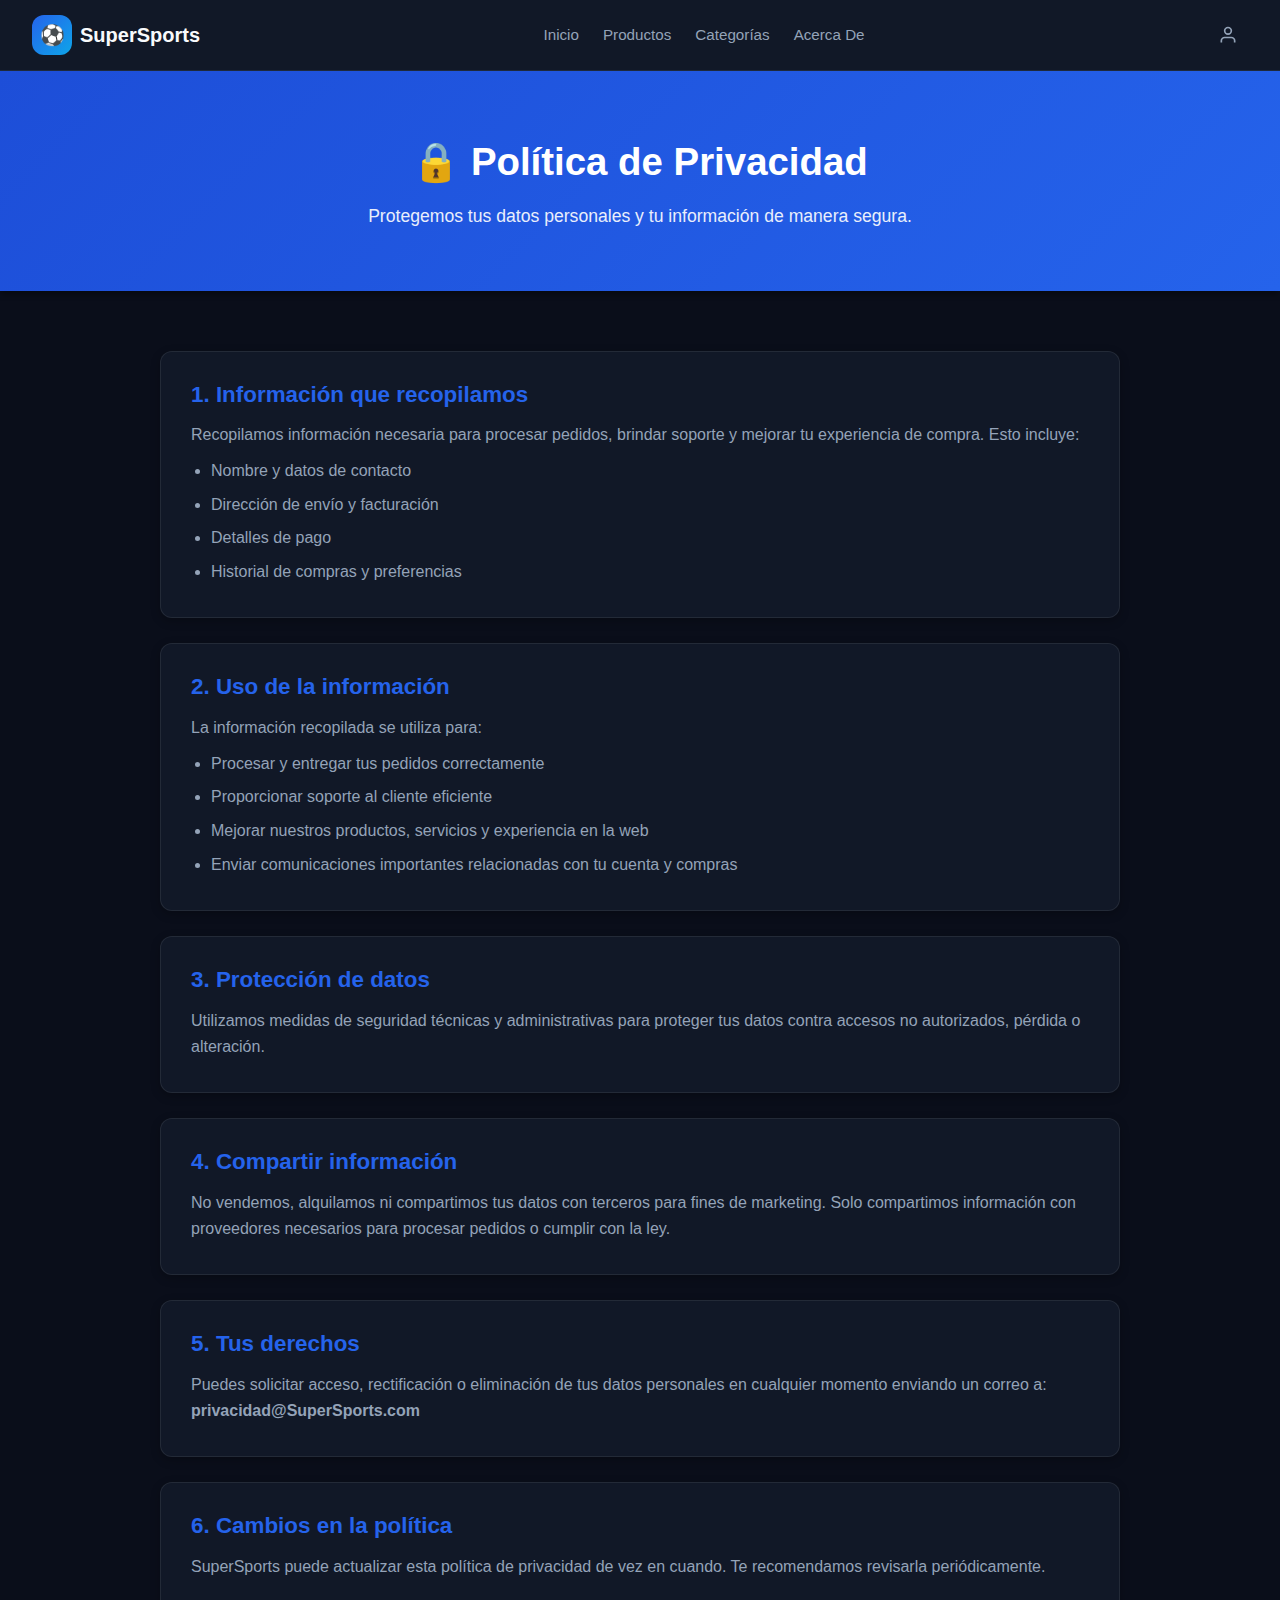
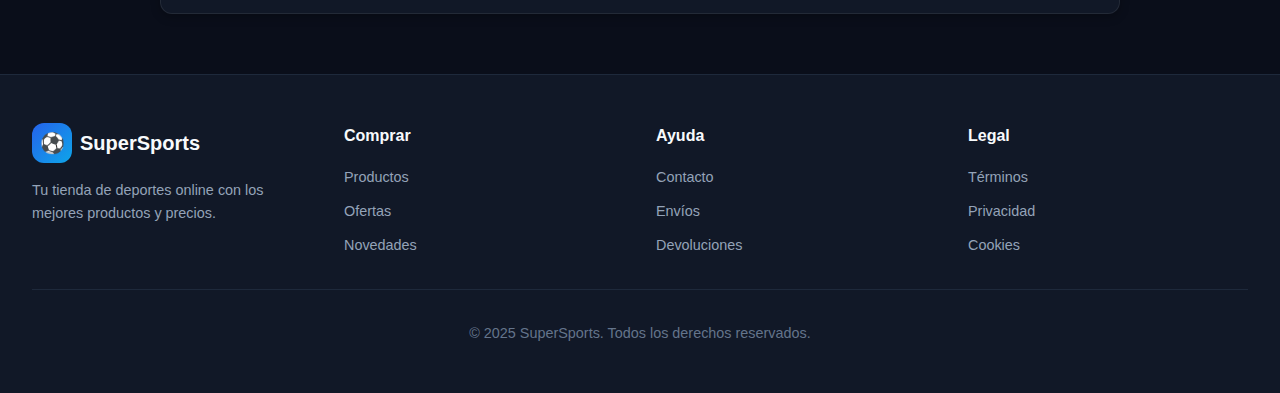
<file: devoluciones.html>
<!DOCTYPE html>
<html lang="es">
<head>
  <meta charset="UTF-8">
  <meta name="viewport" content="width=device-width, initial-scale=1.0">
  <title>Privacidad - SuperSports</title>
  <link rel="stylesheet" href="assets/css/privacidad.css">
  <link rel="stylesheet" href="assets/css/index.css">
  <link rel="stylesheet" href="assets/css/usuario.css">
</head>
<body>
<!-- Header -->
    <header class="header">
        <div class="container">
            <div class="header-content">
                <!-- Logo -->
                <div class="logo">
                    <div class="logo-icon">⚽</div>
                    <span class="logo-text">SuperSports</span>
                </div>
                <!-- Navigation -->
                <nav class="nav">
                    <a href="index.html" class="nav-link">Inicio</a>
                    <a href="categoria.html" class="nav-link">Productos</a>
                    <a href="index.html#categories" class="nav-link">Categorías</a>
                    <a href="acercade.html" class="nav-link">Acerca De</a>
                </nav>
                <!-- Actions -->
                <div class="header-actions">
                    <button id="btnUsuario" class="icon-button">
                        <svg width="20" height="20" viewBox="0 0 24 24" fill="none" stroke="currentColor" stroke-width="2">
                            <path d="M20 21v-2a4 4 0 0 0-4-4H8a4 4 0 0 0-4 4v2"></path>
                            <circle cx="12" cy="7" r="4"></circle>
                        </svg>
                    </button>
                    <button class="icon-button menu-button">
                        <svg width="20" height="20" viewBox="0 0 24 24" fill="none" stroke="currentColor" stroke-width="2">
                            <line x1="3" y1="12" x2="21" y2="12"></line>
                            <line x1="3" y1="6" x2="21" y2="6"></line>
                            <line x1="3" y1="18" x2="21" y2="18"></line>
                        </svg>
                    </button>
                </div>
            </div>
        </div>
    </header>
  <header class="privacy-header">
    <h1>🔒 Política de Privacidad</h1>
    <p>Protegemos tus datos personales y tu información de manera segura.</p>
  </header>
  <main class="privacy-container">
    <section class="privacy-section">
      <h2>1. Información que recopilamos</h2>
      <p>
        Recopilamos información necesaria para procesar pedidos, brindar soporte y mejorar tu experiencia de compra. Esto incluye:
      </p>
      <ul>
        <li>Nombre y datos de contacto</li>
        <li>Dirección de envío y facturación</li>
        <li>Detalles de pago</li>
        <li>Historial de compras y preferencias</li>
      </ul>
    </section>
    <section class="privacy-section">
      <h2>2. Uso de la información</h2>
      <p>
        La información recopilada se utiliza para:
      </p>
      <ul>
        <li>Procesar y entregar tus pedidos correctamente</li>
        <li>Proporcionar soporte al cliente eficiente</li>
        <li>Mejorar nuestros productos, servicios y experiencia en la web</li>
        <li>Enviar comunicaciones importantes relacionadas con tu cuenta y compras</li>
      </ul>
    </section>
    <section class="privacy-section">
      <h2>3. Protección de datos</h2>
      <p>
        Utilizamos medidas de seguridad técnicas y administrativas para proteger tus datos contra accesos no autorizados, pérdida o alteración.
      </p>
    </section>
    <section class="privacy-section">
      <h2>4. Compartir información</h2>
      <p>
        No vendemos, alquilamos ni compartimos tus datos con terceros para fines de marketing. Solo compartimos información con proveedores necesarios para procesar pedidos o cumplir con la ley.
      </p>
    </section>
    <section class="privacy-section">
      <h2>5. Tus derechos</h2>
      <p>
        Puedes solicitar acceso, rectificación o eliminación de tus datos personales en cualquier momento enviando un correo a:  
        <strong>privacidad@SuperSports.com</strong>
      </p>
    </section>
    <section class="privacy-section">
      <h2>6. Cambios en la política</h2>
      <p>
        SuperSports puede actualizar esta política de privacidad de vez en cuando. Te recomendamos revisarla periódicamente.
      </p>
    </section>
  </main>
   <!-- Footer -->
    <footer class="footer">
        <div class="container">
            <div class="footer-grid">
                <div class="footer-column">
                    <div class="footer-logo">
                        <div class="logo-icon">⚽</div>
                        <span class="logo-text">SuperSports</span>
                    </div>
                    <p class="footer-description">
                        Tu tienda de deportes online con los mejores productos y precios.
                    </p>
                </div>
                <div class="footer-column">
                    <h4>Comprar</h4>
                    <ul class="footer-links">
                        <li><a href="categoria.html">Productos</a></li>
                        <li><a href="categoria.html?offer=yes">Ofertas</a></li>
                        <li><a href="#">Novedades</a></li>
                    </ul>
                </div>
                <div class="footer-column">
                    <h4>Ayuda</h4>
                    <ul class="footer-links">
                        <li><a class="nav-link" href="contacto.html">Contacto</a></li>
                        <li><a href="envios.html">Envíos</a></li>
                        <li><a href="devoluciones.html">Devoluciones</a></li>
                    </ul>
                </div>
                <div class="footer-column">
                    <h4>Legal</h4>
                    <ul class="footer-links">
                        <li><a href="terminos.html">Términos</a></li>
                        <li><a href="privacidad.html">Privacidad</a></li>
                        <li><a href="cookies.html">Cookies</a></li>
                    </ul>
                </div>
            </div>
     <div class="footer-bottom">
        <p>© 2025 SuperSports. Todos los derechos reservados.</p>
            </div>
        </div>
 </footer>
</body>
<script src="assets/js/usuarios.js"></script>
</html>
</file>
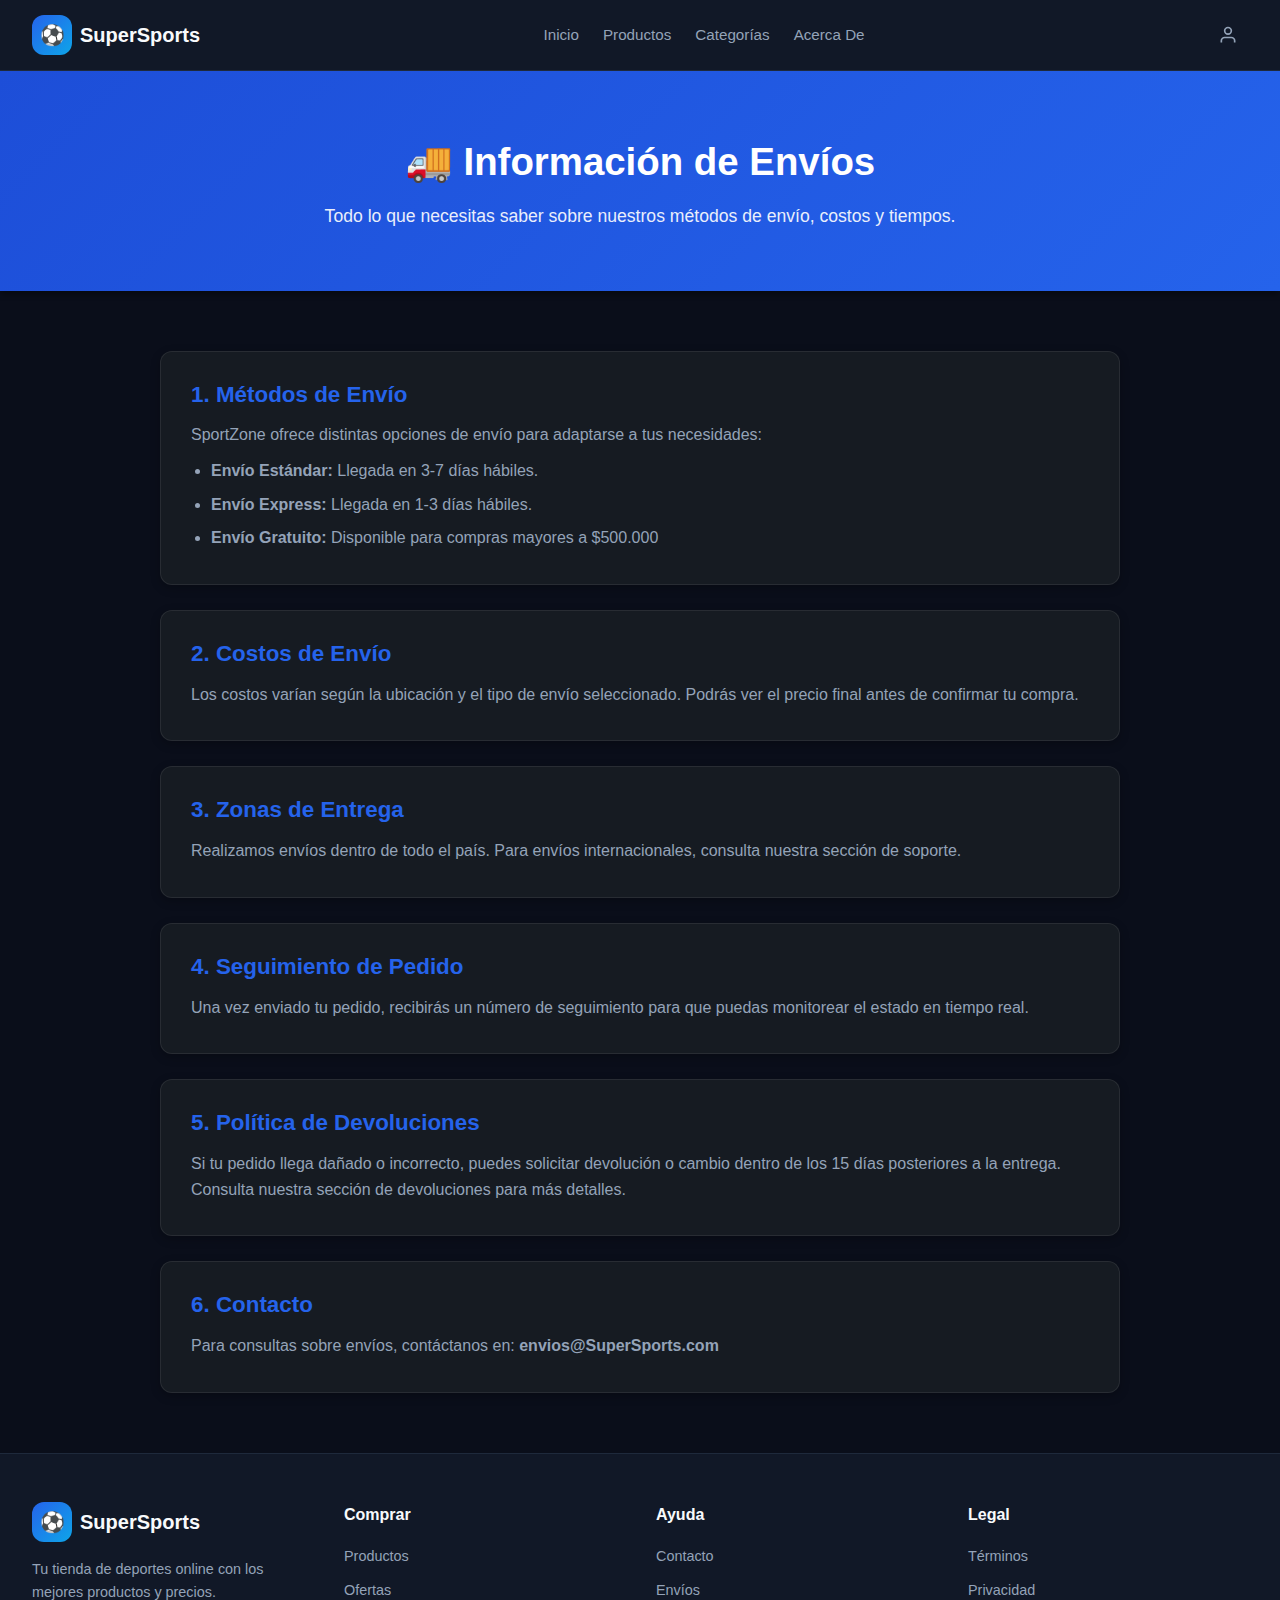
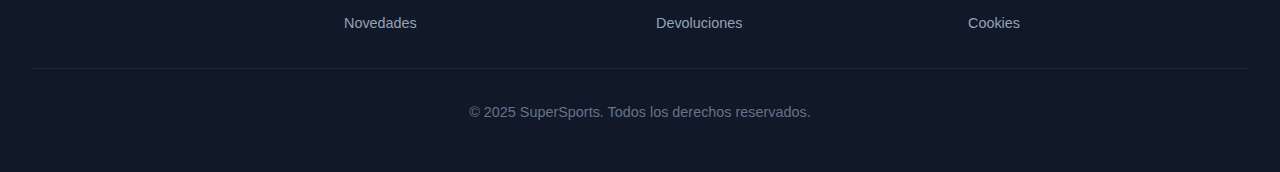
<file: envios.html>
<!DOCTYPE html>
<html lang="es">
<head>
  <meta charset="UTF-8">
  <meta name="viewport" content="width=device-width, initial-scale=1.0">
  <title>Envíos - SuperSports</title>
  <link rel="stylesheet" href="assets/css/envios.css">
  <link rel="stylesheet" href="assets/css/index.css">
  <link rel="stylesheet" href="assets/css/usuario.css">
</head>
<body>
<!-- Header -->
    <header class="header">
        <div class="container">
            <div class="header-content">
                <!-- Logo -->
                <div class="logo">
                    <div class="logo-icon">⚽</div>
                    <span class="logo-text">SuperSports</span>
                </div>
                <!-- Navigation -->
                <nav class="nav">
                    <a href="index.html" class="nav-link">Inicio</a>
                    <a href="categoria.html" class="nav-link">Productos</a>
                    <a href="index.html#categories" class="nav-link">Categorías</a>
                    <a href="acercade.html" class="nav-link">Acerca De</a>
                </nav>
                <!-- Actions -->
                <div class="header-actions">
                    <button id="btnUsuario" class="icon-button">
                        <svg width="20" height="20" viewBox="0 0 24 24" fill="none" stroke="currentColor" stroke-width="2">
                            <path d="M20 21v-2a4 4 0 0 0-4-4H8a4 4 0 0 0-4 4v2"></path>
                            <circle cx="12" cy="7" r="4"></circle>
                        </svg>
                    </button>
                    <button class="icon-button menu-button">
                        <svg width="20" height="20" viewBox="0 0 24 24" fill="none" stroke="currentColor" stroke-width="2">
                            <line x1="3" y1="12" x2="21" y2="12"></line>
                            <line x1="3" y1="6" x2="21" y2="6"></line>
                            <line x1="3" y1="18" x2="21" y2="18"></line>
                        </svg>
                    </button>
                </div>
            </div>
        </div>
    </header>
  <header class="shipping-header">
    <h1>🚚 Información de Envíos</h1>
    <p>Todo lo que necesitas saber sobre nuestros métodos de envío, costos y tiempos.</p>
  </header>
  <main class="shipping-container">
    <section class="shipping-section">
      <h2>1. Métodos de Envío</h2>
      <p>
        SportZone ofrece distintas opciones de envío para adaptarse a tus necesidades:
      </p>
      <ul>
        <li><strong>Envío Estándar:</strong> Llegada en 3-7 días hábiles.</li>
        <li><strong>Envío Express:</strong> Llegada en 1-3 días hábiles.</li>
        <li><strong>Envío Gratuito:</strong> Disponible para compras mayores a $500.000</li>
      </ul>
    </section>
    <section class="shipping-section">
      <h2>2. Costos de Envío</h2>
      <p>
        Los costos varían según la ubicación y el tipo de envío seleccionado.  
        Podrás ver el precio final antes de confirmar tu compra.
      </p>
    </section>
    <section class="shipping-section">
      <h2>3. Zonas de Entrega</h2>
      <p>
        Realizamos envíos dentro de todo el país. Para envíos internacionales, consulta nuestra sección de soporte.
      </p>
    </section>
    <section class="shipping-section">
      <h2>4. Seguimiento de Pedido</h2>
      <p>
        Una vez enviado tu pedido, recibirás un número de seguimiento para que puedas monitorear el estado en tiempo real.
      </p>
    </section>
    <section class="shipping-section">
      <h2>5. Política de Devoluciones</h2>
      <p>
        Si tu pedido llega dañado o incorrecto, puedes solicitar devolución o cambio dentro de los 15 días posteriores a la entrega.  
        Consulta nuestra sección de devoluciones para más detalles.
      </p>
    </section>
    <section class="shipping-section">
      <h2>6. Contacto</h2>
      <p>
        Para consultas sobre envíos, contáctanos en:  
        <strong>envios@SuperSports.com</strong>
      </p>
    </section>
  </main>
  <!-- Footer -->
    <footer class="footer">
        <div class="container">
            <div class="footer-grid">
                <div class="footer-column">
                    <div class="footer-logo">
                        <div class="logo-icon">⚽</div>
                        <span class="logo-text">SuperSports</span>
                    </div>
                    <p class="footer-description">
                        Tu tienda de deportes online con los mejores productos y precios.
                    </p>
                </div>
                <div class="footer-column">
                    <h4>Comprar</h4>
                    <ul class="footer-links">
                        <li><a href="categoria.html">Productos</a></li>
                        <li><a href="categoria.html?offer=yes">Ofertas</a></li>
                        <li><a href="#">Novedades</a></li>
                    </ul>
                </div>
                <div class="footer-column">
                    <h4>Ayuda</h4>
                    <ul class="footer-links">
                        <li><a class="nav-link" href="contacto.html">Contacto</a></li>
                        <li><a href="envios.html">Envíos</a></li>
                        <li><a href="devoluciones.html">Devoluciones</a></li>
                    </ul>
                </div>
                <div class="footer-column">
                    <h4>Legal</h4>
                    <ul class="footer-links">
                        <li><a href="terminos.html">Términos</a></li>
                        <li><a href="privacidad.html">Privacidad</a></li>
                        <li><a href="cookies.html">Cookies</a></li>
                    </ul>
                </div>
            </div>
     <div class="footer-bottom">
        <p>© 2025 SuperSports. Todos los derechos reservados.</p>
            </div>
        </div>
 </footer>
<script src="assets/js/usuarios.js"></script>
</body>
</html>
</file>
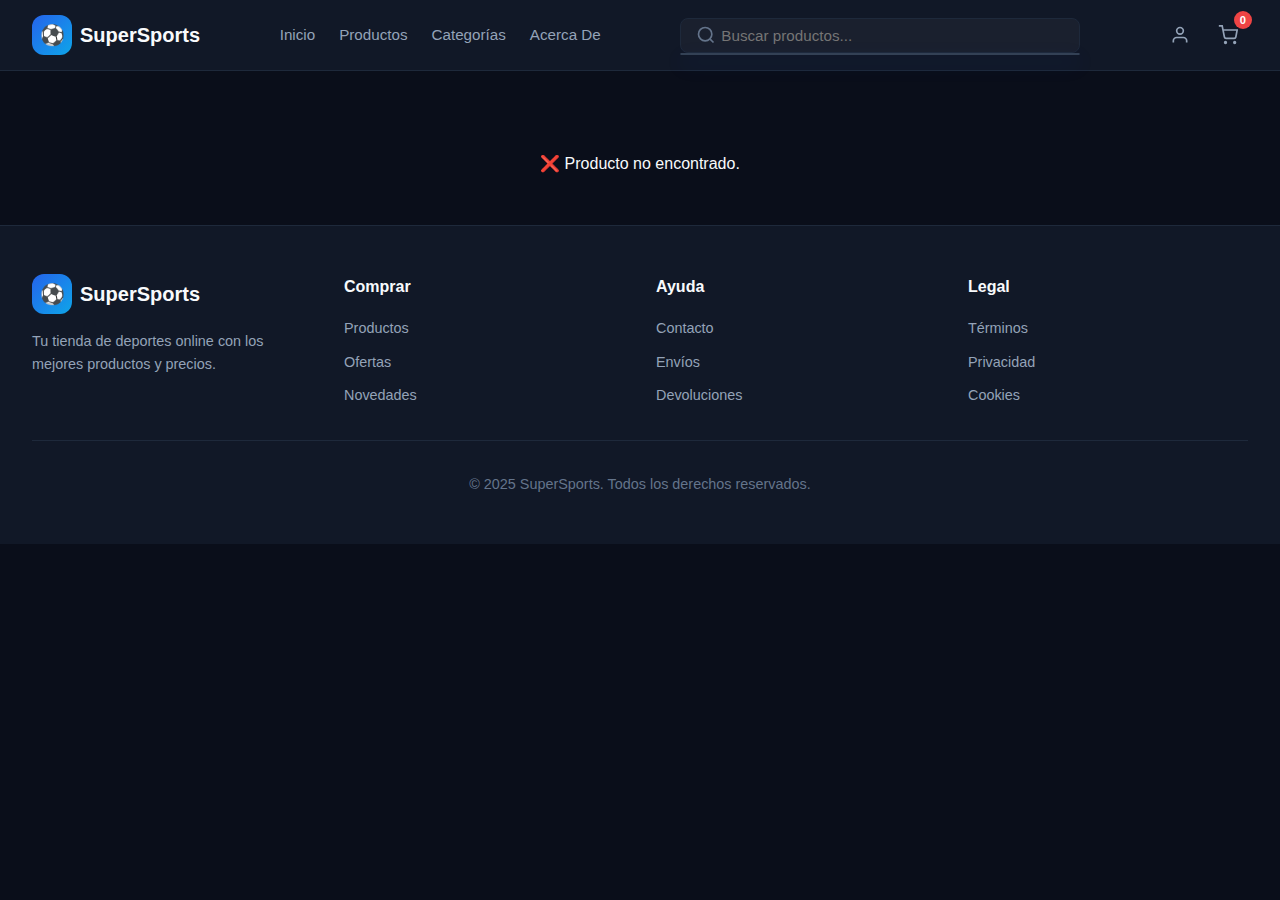
<file: especificaciones.html>
<!DOCTYPE html>
<html lang="es">
<head>
    <meta charset="UTF-8">
    <meta name="viewport" content="width=device-width, initial-scale=1.0">
    <title>especificaciones - supersport</title>
    <link rel="stylesheet" href="assets/css/especificaciones.css">
    <link rel="stylesheet" href="assets/css/carrito.css">
    <link rel="stylesheet" href="assets/css/index.css">
    <link rel="stylesheet" href="assets/css/usuario.css">
    <link rel="stylesheet" href="assets/css/busqueda.css">
</head>
<body>
    <header class="header">
        <div class="container">
            <div class="header-content">
                <!-- Logo -->
                <div class="logo">
                    <div class="logo-icon">⚽</div>
                    <span class="logo-text">SuperSports</span>
                </div>
                <!-- Navigation -->
                <nav class="nav">
                    <a href="index.html" class="nav-link">Inicio</a>
                    <a href="categoria.html" class="nav-link">Productos</a>
                    <a href="index.html#categories" class="nav-link">Categorías</a>
                    <a href="acercade.html" class="nav-link">Acerca De</a>
                </nav>
                <!-- Search -->
                <div class="search-container">
                    <input type="search" placeholder="Buscar productos..." class="search-input">
                    <svg class="search-icon" width="20" height="20" viewBox="0 0 24 24" fill="none" stroke="currentColor" stroke-width="2">
                        <circle cx="11" cy="11" r="8"></circle>
                        <path d="m21 21-4.35-4.35"></path>
                    </svg>
                </div>
                <!-- Actions -->
                <div class="header-actions">
                    <button id="btnUsuario" class="icon-button">
                        <svg width="20" height="20" viewBox="0 0 24 24" fill="none" stroke="currentColor" stroke-width="2">
                            <path d="M20 21v-2a4 4 0 0 0-4-4H8a4 4 0 0 0-4 4v2"></path>
                            <circle cx="12" cy="7" r="4"></circle>
                        </svg>
                    </button>
                    <button class="icon-button cart-button">
                        <svg width="20" height="20" viewBox="0 0 24 24" fill="none" stroke="currentColor" stroke-width="2">
                            <circle cx="9" cy="21" r="1"></circle>
                            <circle cx="20" cy="21" r="1"></circle>
                            <path d="M1 1h4l2.68 13.39a2 2 0 0 0 2 1.61h9.72a2 2 0 0 0 2-1.61L23 6H6"></path>
                        </svg>
                        <span class="cart-badge">0</span>
                    </button>
                    <button class="icon-button menu-button">
                        <svg width="20" height="20" viewBox="0 0 24 24" fill="none" stroke="currentColor" stroke-width="2">
                            <line x1="3" y1="12" x2="21" y2="12"></line>
                            <line x1="3" y1="6" x2="21" y2="6"></line>
                            <line x1="3" y1="18" x2="21" y2="18"></line>
                        </svg>
                    </button>
                </div>
            </div>
        </div>
    </header>
    <!-- CONTENIDO PRINCIPAL -->
  <main class="product-details">
    <div class="container" id="detalle-producto">
      <!-- Aquí se cargan dinámicamente los detalles del producto -->
    </div>
  </main>
     <!-- Footer -->
    <footer class="footer">
        <div class="container">
            <div class="footer-grid">
                <div class="footer-column">
                    <div class="footer-logo">
                        <div class="logo-icon">⚽</div>
                        <span class="logo-text">SuperSports</span>
                    </div>
                    <p class="footer-description">
                        Tu tienda de deportes online con los mejores productos y precios.
                    </p>
                </div>
                <div class="footer-column">
                    <h4>Comprar</h4>
                    <ul class="footer-links">
                        <li><a href="categoria.html">Productos</a></li>
                        <li><a href="categoria.html?offer=yes">Ofertas</a></li>
                        <li><a href="#">Novedades</a></li>
                    </ul>
                </div>
                <div class="footer-column">
                    <h4>Ayuda</h4>
                    <ul class="footer-links">
                        <li><a class="nav-link" href="contacto.html">Contacto</a></li>
                        <li><a href="envios.html">Envíos</a></li>
                        <li><a href="devoluciones.html">Devoluciones</a></li>
                    </ul>
                </div>
                <div class="footer-column">
                    <h4>Legal</h4>
                    <ul class="footer-links">
                        <li><a href="terminos.html">Términos</a></li>
                        <li><a href="privacidad.html">Privacidad</a></li>
                        <li><a href="cookies.html">Cookies</a></li>
                    </ul>
                </div>
            </div>
     <div class="footer-bottom">
        <p>© 2025 SuperSports. Todos los derechos reservados.</p>
            </div>
        </div>
 </footer>
</body>
    <script src="assets/js/especificaciones.js"></script>  
    <script src="assets/js/usuarios.js"></script>
    <script src="assets/js/carrito.js"></script>
    <script src="assets/js/busqueda.js"></script>
    <script src="assets/js/categoria.js"></script>
</html>
</file>
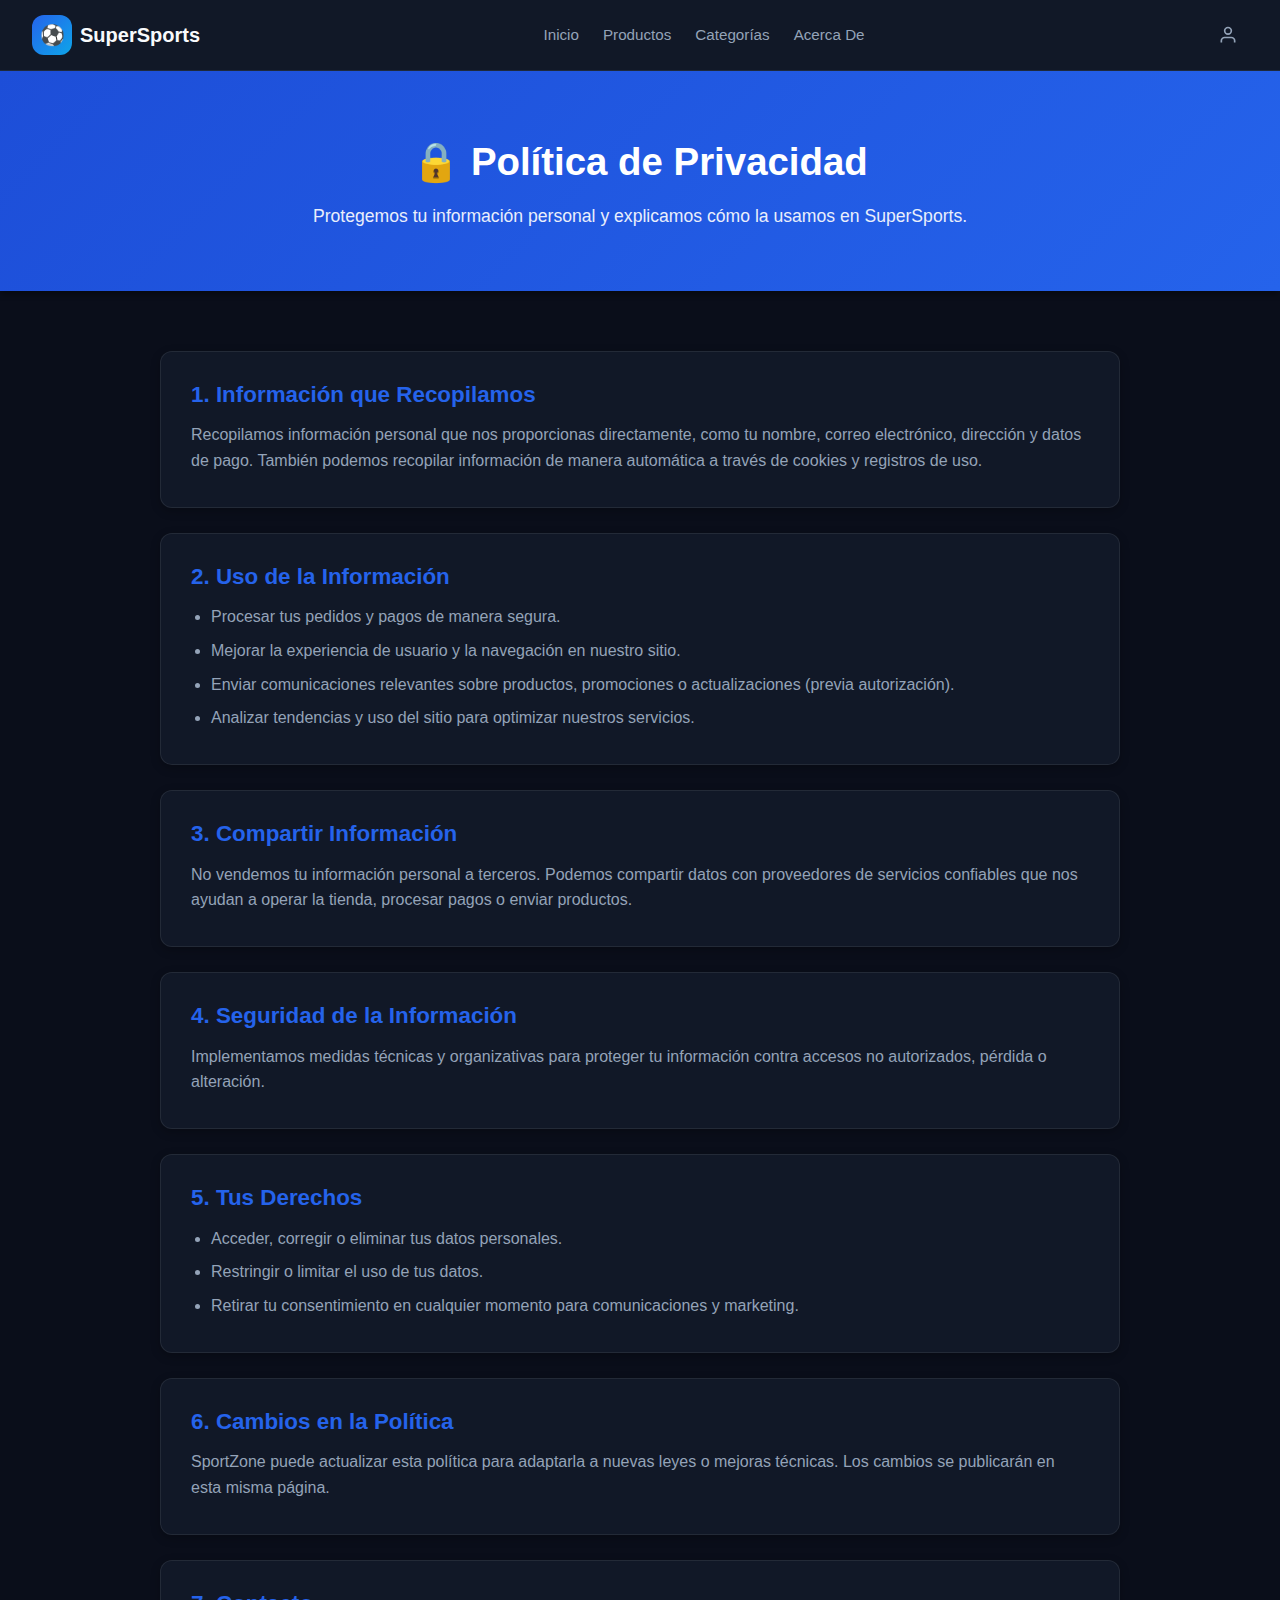
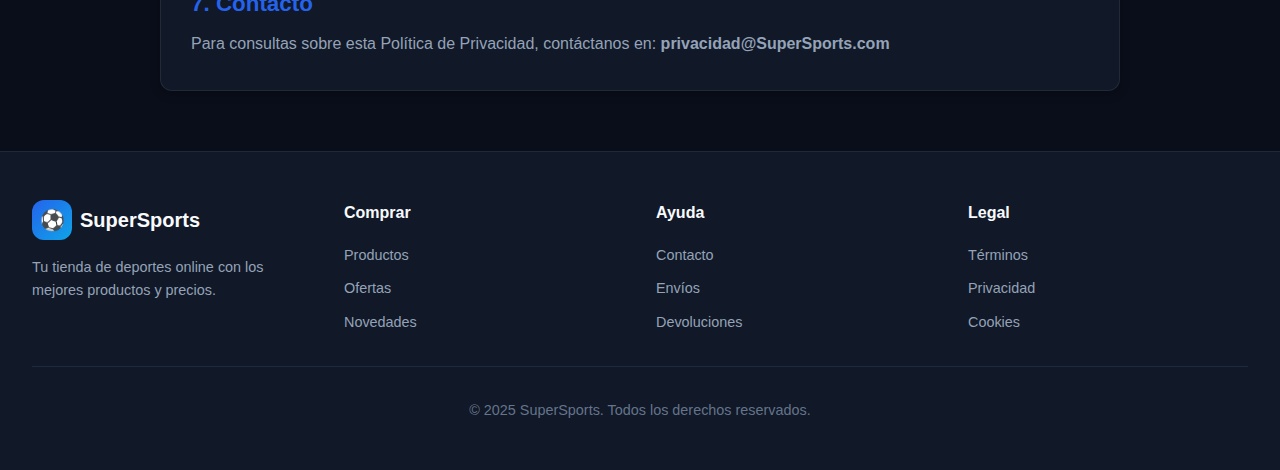
<file: privacidad.html>
<!DOCTYPE html>
<html lang="es">
<head>
  <meta charset="UTF-8">
  <meta name="viewport" content="width=device-width, initial-scale=1.0">
  <title>Política de Privacidad - SuperSports</title>
  <link rel="stylesheet" href="assets/css/privacidad.css">
  <link rel="stylesheet" href="assets/css/index.css">
  <link rel="stylesheet" href="assets/css/usuario.css">
</head>
<body>
<!-- Header -->
    <header class="header">
        <div class="container">
            <div class="header-content">
                <!-- Logo -->
                <div class="logo">
                    <div class="logo-icon">⚽</div>
                    <span class="logo-text">SuperSports</span>
                </div>
                <!-- Navigation -->
                <nav class="nav">
                    <a href="index.html" class="nav-link">Inicio</a>
                    <a href="categoria.html" class="nav-link">Productos</a>
                    <a href="index.html#categories" class="nav-link">Categorías</a>
                    <a href="acercade.html" class="nav-link">Acerca De</a>
                </nav>
                 <!-- Actions -->
                <div class="header-actions">
                    <button id="btnUsuario" class="icon-button">
                        <svg width="20" height="20" viewBox="0 0 24 24" fill="none" stroke="currentColor" stroke-width="2">
                            <path d="M20 21v-2a4 4 0 0 0-4-4H8a4 4 0 0 0-4 4v2"></path>
                            <circle cx="12" cy="7" r="4"></circle>
                        </svg>
                    </button>
                    <button class="icon-button menu-button">
                        <svg width="20" height="20" viewBox="0 0 24 24" fill="none" stroke="currentColor" stroke-width="2">
                            <line x1="3" y1="12" x2="21" y2="12"></line>
                            <line x1="3" y1="6" x2="21" y2="6"></line>
                            <line x1="3" y1="18" x2="21" y2="18"></line>
                        </svg>
                    </button>
                </div>
            </div>
        </div>
    </header>
  <header class="privacy-header">
    <h1>🔒 Política de Privacidad</h1>
    <p>Protegemos tu información personal y explicamos cómo la usamos en SuperSports.</p>
  </header>
  <main class="privacy-container">
    <section class="privacy-section">
      <h2>1. Información que Recopilamos</h2>
      <p>
        Recopilamos información personal que nos proporcionas directamente, como tu nombre, correo electrónico, dirección y datos de pago.  
        También podemos recopilar información de manera automática a través de cookies y registros de uso.
      </p>
    </section>
    <section class="privacy-section">
      <h2>2. Uso de la Información</h2>
      <ul>
        <li>Procesar tus pedidos y pagos de manera segura.</li>
        <li>Mejorar la experiencia de usuario y la navegación en nuestro sitio.</li>
        <li>Enviar comunicaciones relevantes sobre productos, promociones o actualizaciones (previa autorización).</li>
        <li>Analizar tendencias y uso del sitio para optimizar nuestros servicios.</li>
      </ul>
    </section>
    <section class="privacy-section">
      <h2>3. Compartir Información</h2>
      <p>
        No vendemos tu información personal a terceros. Podemos compartir datos con proveedores de servicios confiables que nos ayudan a operar la tienda, procesar pagos o enviar productos.
      </p>
    </section>
    <section class="privacy-section">
      <h2>4. Seguridad de la Información</h2>
      <p>
        Implementamos medidas técnicas y organizativas para proteger tu información contra accesos no autorizados, pérdida o alteración.
      </p>
    </section>
    <section class="privacy-section">
      <h2>5. Tus Derechos</h2>
      <ul>
        <li>Acceder, corregir o eliminar tus datos personales.</li>
        <li>Restringir o limitar el uso de tus datos.</li>
        <li>Retirar tu consentimiento en cualquier momento para comunicaciones y marketing.</li>
      </ul>
    </section>
    <section class="privacy-section">
      <h2>6. Cambios en la Política</h2>
      <p>
        SportZone puede actualizar esta política para adaptarla a nuevas leyes o mejoras técnicas.  
        Los cambios se publicarán en esta misma página.
      </p>
    </section>
    <section class="privacy-section">
      <h2>7. Contacto</h2>
      <p>
        Para consultas sobre esta Política de Privacidad, contáctanos en:  
        <strong>privacidad@SuperSports.com</strong>
      </p>
    </section>
  </main>
  <!-- Footer -->
    <footer class="footer">
        <div class="container">
            <div class="footer-grid">
                <div class="footer-column">
                    <div class="footer-logo">
                        <div class="logo-icon">⚽</div>
                        <span class="logo-text">SuperSports</span>
                    </div>
                    <p class="footer-description">
                        Tu tienda de deportes online con los mejores productos y precios.
                    </p>
                </div>
                <div class="footer-column">
                    <h4>Comprar</h4>
                    <ul class="footer-links">
                        <li><a href="categoria.html">Productos</a></li>
                        <li><a href="categoria.html?offer=yes">Ofertas</a></li>
                        <li><a href="#">Novedades</a></li>
                    </ul>
                </div>
                <div class="footer-column">
                    <h4>Ayuda</h4>
                    <ul class="footer-links">
                        <li><a class="nav-link" href="contacto.html">Contacto</a></li>
                        <li><a href="envios.html">Envíos</a></li>
                        <li><a href="devoluciones.html">Devoluciones</a></li>
                    </ul>
                </div>
                <div class="footer-column">
                    <h4>Legal</h4>
                    <ul class="footer-links">
                        <li><a href="terminos.html">Términos</a></li>
                        <li><a href="privacidad.html">Privacidad</a></li>
                        <li><a href="cookies.html">Cookies</a></li>
                    </ul>
                </div>
            </div>
     <div class="footer-bottom">
        <p>© 2025 SuperSports. Todos los derechos reservados.</p>
            </div>
        </div>
 </footer>
</body>
<script src="assets/js/usuarios.js"></script>
</html>
</file>
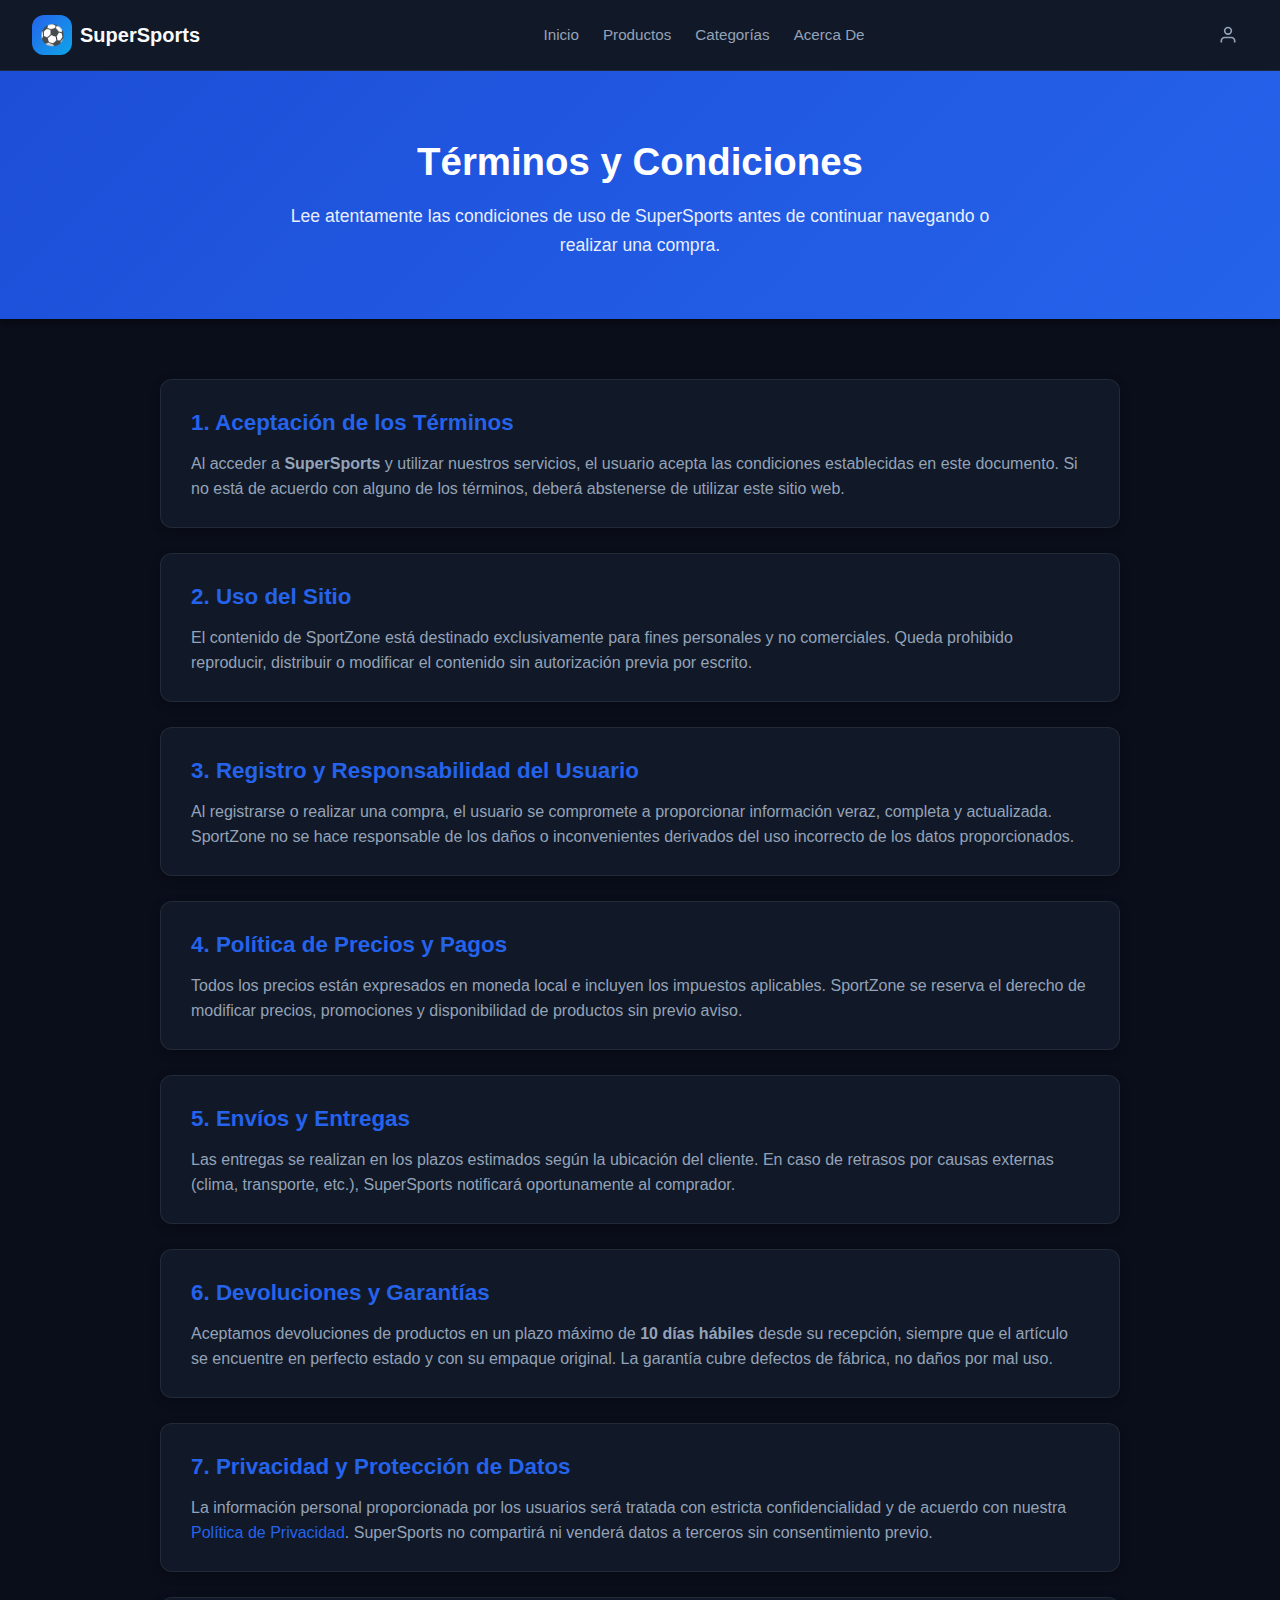
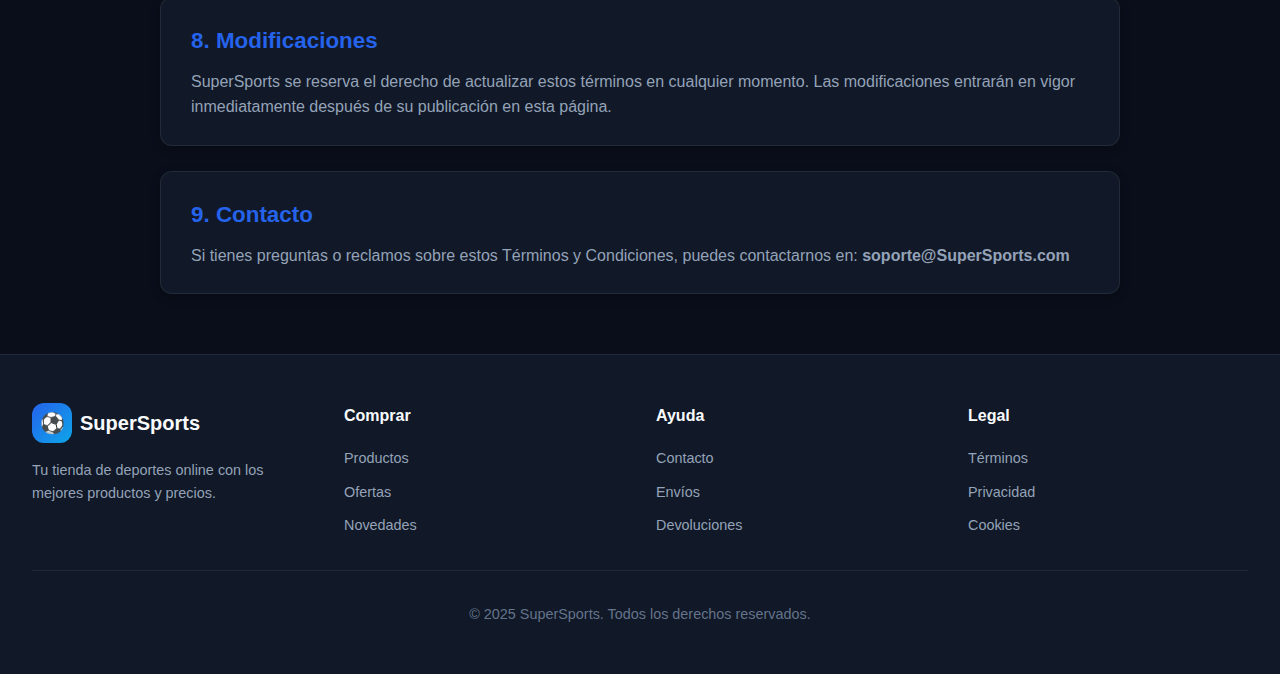
<file: terminos.html>
<!DOCTYPE html>
<html lang="es">
<head>
  <meta charset="UTF-8">
  <meta name="viewport" content="width=device-width, initial-scale=1.0">
  <title>Términos y Condiciones - SuperSports</title>
  <link rel="stylesheet" href="assets/css/terminos.css">
  <link rel="stylesheet" href="assets/css/index.css">
  <link rel="stylesheet" href="assets/css/usuario.css">
</head>
<body>
<!-- Header -->
    <header class="header">
        <div class="container">
            <div class="header-content">
                <!-- Logo -->
                <div class="logo">
                    <div class="logo-icon">⚽</div>
                    <span class="logo-text">SuperSports</span>
                </div>
                <!-- Navigation -->
                <nav class="nav">
                    <a href="index.html" class="nav-link">Inicio</a>
                    <a href="categoria.html" class="nav-link">Productos</a>
                    <a href="index.html#categories" class="nav-link">Categorías</a>
                    <a href="acercade.html" class="nav-link">Acerca De</a>
                </nav>
                 <!-- Actions -->
                <div class="header-actions">
                    <button id="btnUsuario" class="icon-button">
                        <svg width="20" height="20" viewBox="0 0 24 24" fill="none" stroke="currentColor" stroke-width="2">
                            <path d="M20 21v-2a4 4 0 0 0-4-4H8a4 4 0 0 0-4 4v2"></path>
                            <circle cx="12" cy="7" r="4"></circle>
                        </svg>
                    </button>
                    <button class="icon-button menu-button">
                        <svg width="20" height="20" viewBox="0 0 24 24" fill="none" stroke="currentColor" stroke-width="2">
                            <line x1="3" y1="12" x2="21" y2="12"></line>
                            <line x1="3" y1="6" x2="21" y2="6"></line>
                            <line x1="3" y1="18" x2="21" y2="18"></line>
                        </svg>
                    </button>
                </div>
            </div>
        </div>
    </header>
  <header class="terms-header">
    <h1>Términos y Condiciones</h1>
    <p>Lee atentamente las condiciones de uso de SuperSports antes de continuar navegando o realizar una compra.</p>
  </header>
  <main class="terms-container">
    <section class="terms-section">
      <h2>1. Aceptación de los Términos</h2>
      <p>
        Al acceder a <strong>SuperSports</strong> y utilizar nuestros servicios, el usuario acepta las condiciones establecidas en este documento.
        Si no está de acuerdo con alguno de los términos, deberá abstenerse de utilizar este sitio web.
      </p>
    </section>
    <section class="terms-section">
      <h2>2. Uso del Sitio</h2>
      <p>
        El contenido de SportZone está destinado exclusivamente para fines personales y no comerciales.  
        Queda prohibido reproducir, distribuir o modificar el contenido sin autorización previa por escrito.
      </p>
    </section>
    <section class="terms-section">
      <h2>3. Registro y Responsabilidad del Usuario</h2>
      <p>
        Al registrarse o realizar una compra, el usuario se compromete a proporcionar información veraz, completa y actualizada.
        SportZone no se hace responsable de los daños o inconvenientes derivados del uso incorrecto de los datos proporcionados.
      </p>
    </section>
    <section class="terms-section">
      <h2>4. Política de Precios y Pagos</h2>
      <p>
        Todos los precios están expresados en moneda local e incluyen los impuestos aplicables.  
        SportZone se reserva el derecho de modificar precios, promociones y disponibilidad de productos sin previo aviso.
      </p>
    </section>
    <section class="terms-section">
      <h2>5. Envíos y Entregas</h2>
      <p>
        Las entregas se realizan en los plazos estimados según la ubicación del cliente.  
        En caso de retrasos por causas externas (clima, transporte, etc.), SuperSports notificará oportunamente al comprador.
      </p>
    </section>
    <section class="terms-section">
      <h2>6. Devoluciones y Garantías</h2>
      <p>
        Aceptamos devoluciones de productos en un plazo máximo de <strong>10 días hábiles</strong> desde su recepción, siempre que
        el artículo se encuentre en perfecto estado y con su empaque original.  
        La garantía cubre defectos de fábrica, no daños por mal uso.
      </p>
    </section>
    <section class="terms-section">
      <h2>7. Privacidad y Protección de Datos</h2>
      <p>
        La información personal proporcionada por los usuarios será tratada con estricta confidencialidad y de acuerdo con nuestra
        <a href="#" class="terms-link">Política de Privacidad</a>.  
        SuperSports no compartirá ni venderá datos a terceros sin consentimiento previo.
      </p>
    </section>
    <section class="terms-section">
      <h2>8. Modificaciones</h2>
      <p>
        SuperSports se reserva el derecho de actualizar estos términos en cualquier momento.  
        Las modificaciones entrarán en vigor inmediatamente después de su publicación en esta página.
      </p>
    </section>
    <section class="terms-section">
      <h2>9. Contacto</h2>
      <p>
        Si tienes preguntas o reclamos sobre estos Términos y Condiciones, puedes contactarnos en:
        <strong>soporte@SuperSports.com</strong>
      </p>
    </section>
  </main>
  <!-- Footer -->
    <footer class="footer">
        <div class="container">
            <div class="footer-grid">
                <div class="footer-column">
                    <div class="footer-logo">
                        <div class="logo-icon">⚽</div>
                        <span class="logo-text">SuperSports</span>
                    </div>
                    <p class="footer-description">
                        Tu tienda de deportes online con los mejores productos y precios.
                    </p>
                </div>
                <div class="footer-column">
                    <h4>Comprar</h4>
                    <ul class="footer-links">
                        <li><a href="#products">Productos</a></li>
                        <li><a href="categoria.html?offer=yes">Ofertas</a></li>
                        <li><a href="#">Novedades</a></li>
                    </ul>
                </div>
                <div class="footer-column">
                    <h4>Ayuda</h4>
                    <ul class="footer-links">
                        <li><a class="nav-link" href="contacto.html">Contacto</a></li>
                        <li><a href="envios.html">Envíos</a></li>
                        <li><a href="devoluciones.html">Devoluciones</a></li>
                    </ul>
                </div>
                <div class="footer-column">
                    <h4>Legal</h4>
                    <ul class="footer-links">
                        <li><a href="terminos.html">Términos</a></li>
                        <li><a href="privacidad.html">Privacidad</a></li>
                        <li><a href="cookies.html">Cookies</a></li>
                    </ul>
                </div>
            </div>
     <div class="footer-bottom">
        <p>© 2025 SuperSports. Todos los derechos reservados.</p>
            </div>
        </div>
 </footer>
</body>
<script src="assets/js/usuarios.js"></script>
</html>
</file>
<file: assets/css/acercade.css>
/* === Estilos generales === */
:root {
  --color-bg: #0e1117;
  --color-bg-secondary: #161b22;
  --color-primary: #00bcd4;
  --color-text: #e5e7eb;
  --color-text-secondary: #9ca3af;
  --radius-xl: 12px;
  --shadow-md: 0 4px 10px rgba(0,0,0,0.25);
  --shadow-lg: 0 8px 20px rgba(0,0,0,0.35);
  --transition-base: 0.3s ease;
  --spacing-md: 1rem;
  --spacing-lg: 2rem;
  --spacing-xl: 3rem;
  --max-width: 1200px;
}

body {
  font-family: "Poppins", sans-serif;
  margin: 0;
  background-color: var(--color-bg);
  color: var(--color-text);
  line-height: 1.6;
}

/* === Encabezado === */
.about-header {
  text-align: center;
  padding: var(--spacing-xl) var(--spacing-md);
  background: linear-gradient(135deg, #00bcd4 0%, #0288d1 100%);
  color: white;
  box-shadow: var(--shadow-md);
}

.about-header h1 {
  font-size: 2.5rem;
  margin-bottom: 0.5rem;
}

.about-header span {
  color: #fff;
  font-weight: 700;
}

.about-header p {
  font-size: 1.1rem;
  opacity: 0.9;
}

/* === Contenedor principal === */
.about-container {
  max-width: var(--max-width);
  margin: auto;
  padding: var(--spacing-xl) var(--spacing-md);
}

/* === Introducción === */
.about-intro {
  text-align: center;
  margin-bottom: var(--spacing-xl);
}

.about-intro h2 {
  color: var(--color-primary);
  font-size: 2rem;
  margin-bottom: 1rem;
}

/* === Cuadrícula === */
.about-grid {
  display: grid;
  grid-template-columns: 1fr;
  gap: var(--spacing-lg);
}

.about-card {
  background-color: var(--color-bg-secondary);
  border-radius: var(--radius-xl);
  box-shadow: var(--shadow-md);
  padding: var(--spacing-lg);
  border: 1px solid rgba(255,255,255,0.08);
  transition: all var(--transition-base);
}

.about-card:hover {
  transform: translateY(-6px);
  box-shadow: var(--shadow-lg);
  border-color: var(--color-primary);
}

.about-card .icon {
  font-size: 2rem;
  margin-bottom: 1rem;
}

.about-card h3 {
  color: var(--color-primary);
  font-size: 1.4rem;
  margin-bottom: 0.8rem;
}

.about-card p {
  color: var(--color-text-secondary);
  margin: 0;
}

.about-card ul {
  color: var(--color-text-secondary);
  list-style: disc inside;
  padding-left: 0.5rem;
}

/* === Footer === */
.about-footer {
  text-align: center;
  padding: var(--spacing-lg);
  background-color: var(--color-bg-secondary);
  border-top: 1px solid rgba(255,255,255,0.08);
  color: var(--color-text-secondary);
  font-size: 0.9rem;
}

/* === Responsive === */
@media (min-width: 768px) {
  .about-grid {
    grid-template-columns: repeat(2, 1fr);
  }
}

@media (min-width: 1024px) {
  .about-grid {
    grid-template-columns: repeat(4, 1fr);
  }
}
</file>
<file: assets/css/usuario.css>
/* === MODAL OVERLAY === */
.modal-overlay {
  position: fixed;
  inset: 0;
  display: flex;
  align-items: center;
  justify-content: center;
  background-color: rgba(15, 20, 30, 0.8);
  backdrop-filter: blur(8px);
  opacity: 0;
  visibility: hidden;
  transition: opacity 0.3s ease, visibility 0.3s ease;
  z-index: 9999;
}

.modal-overlay.show {
  opacity: 1;
  visibility: visible;
}

/* === CONTENEDOR PRINCIPAL === */
.modal-content {
  background: #1f2a38;
  color: #fff;
  padding: 2rem 2.2rem;
  border-radius: 14px;
  box-shadow: 0 10px 35px rgba(0, 0, 0, 0.4);
  width: 90%;
  max-width: 420px;
  display: flex;
  flex-direction: column;
  gap: 1rem;
  position: relative;
  animation: modalPop 0.3s ease;
}

@keyframes modalPop {
  from {
    transform: translateY(-20px) scale(0.96);
    opacity: 0;
  }
  to {
    transform: translateY(0) scale(1);
    opacity: 1;
  }
}

/* === TABS SUPERIORES === */
.modal-tabs {
  display: flex;
  justify-content: space-around;
  border-bottom: 1px solid rgba(255, 255, 255, 0.15);
  margin-bottom: 1rem;
}

.tab {
  background: none;
  border: none;
  color: #bbb;
  font-weight: 600;
  padding: 0.5rem 1rem;
  cursor: pointer;
  transition: color 0.2s ease, border-bottom 0.2s ease;
}

.tab.active {
  color: #00b4d8;
  border-bottom: 2px solid #00b4d8;
}

/* === FORMULARIOS === */
.form-column {
  display: flex;
  flex-direction: column;
  gap: 0.8rem;
}

.modal-content label {
  font-weight: 500;
  color: #cfd8e3;
  font-size: 0.9rem;
}

.modal-content input {
  padding: 0.7rem 1rem;
  border-radius: 8px;
  border: 1px solid rgba(255, 255, 255, 0.15);
  background-color: #2a3646;
  color: #fff;
  font-size: 0.9rem;
  transition: border 0.3s ease, background 0.3s ease;
}

.modal-content input:focus {
  border-color: #00b4d8;
  outline: none;
  background-color: #263242;
}

/* === CAMPOS DE CONTRASEÑA === */
.password-wrapper {
  position: relative;
  display: flex;
  align-items: center;
}

.password-wrapper input {
  width: 100%;
  padding-right: 2.3rem; 
}

.toggle-password {
  position: absolute;
  right: 10px;
  top: 50%;
  transform: translateY(-50%);
  background: none;
  border: none;
  cursor: pointer;
  color: #ccc;
  font-size: 1.1rem;
  line-height: 1;
  transition: color 0.2s ease;
}

.toggle-password:hover {
  color: #00b4d8;
}

/* === BOTONES PRINCIPALES === */
.modal-buttons {
  display: flex;
  justify-content: center;
  margin-top: 0.8rem;
}

.btn-primary {
  background: linear-gradient(135deg, #00b4d8, #0077b6);
  color: white;
  border: none;
  border-radius: 8px;
  padding: 0.75rem 1.2rem;
  font-weight: 600;
  cursor: pointer;
  transition: transform 0.25s ease, opacity 0.25s ease;
}

.btn-primary:hover {
  transform: translateY(-2px);
  opacity: 0.9;
}

/* === BOTÓN CERRAR MODAL === */
.btn-cerrar {
  position: absolute;
  top: 12px;
  right: 15px;
  background: none;
  border: none;
  color: #aaa;
  font-size: 1.6rem;
  cursor: pointer;
  transition: color 0.2s ease;
}

.btn-cerrar:hover {
  color: #00b4d8;
}

/* === LOGIN SOCIAL === */
.social-login {
  text-align: center;
  margin-top: 1rem;
}

.social-login p {
  font-size: 0.9rem;
  color: #bbb;
  margin-bottom: 0.5rem;
}

.social-buttons {
  display: flex;
  justify-content: center;
  gap: 10px;
  flex-wrap: wrap;
}

.social-buttons button {
  display: flex;
  align-items: center;
  gap: 8px;
  border: none;
  cursor: pointer;
  border-radius: 8px;
  font-weight: 600;
  padding: 10px 14px;
  font-size: 0.9rem;
  transition: transform 0.2s ease, box-shadow 0.2s ease;
}

/* === GOOGLE === */
.btn-google {
  background-color: #fff;
  color: #444;
  border: 1px solid #ccc;
}

.btn-google:hover {
  box-shadow: 0 0 8px rgba(0, 0, 0, 0.15);
  transform: scale(1.03);
}

/* === FACEBOOK === */
.btn-facebook {
  background-color: #1877f2;
  color: white;
}

.btn-facebook:hover {
  background-color: #145dbf;
  transform: scale(1.03);
}

.social-buttons img {
  width: 18px;
  height: 18px;
}

/* === FEEDBACK Y SPINNER === */
.mensaje-feedback {
  text-align: center;
  font-size: 0.9rem;
  font-weight: 500;
  margin-top: 0.5rem;
  transition: opacity 0.3s ease;
}

.mensaje-feedback.exito {
  color: #00ffb7;
}

.mensaje-feedback.error {
  color: #ff4d4d;
}

.spinner {
  display: block;
  margin: 1rem auto;
  border: 3px solid rgba(255, 255, 255, 0.2);
  border-top: 3px solid #00b4d8;
  border-radius: 50%;
  width: 28px;
  height: 28px;
  animation: spin 0.8s linear infinite;
}

@keyframes spin {
  to {
    transform: rotate(360deg);
  }
}

/* === RESPONSIVE === */
@media (max-width: 480px) {
  .modal-content {
    padding: 1.6rem;
  }

  .social-buttons {
    flex-direction: column;
  }

  .social-buttons button {
    width: 100%;
  }
}
</file>
<file: assets/css/carrito.css>
/* ==== CARRITO ==== */
.cart-container {
  position: fixed;
  top: 0;
  right: 0;
  width: 100%;
  height: 100%;
  display: none;
  z-index: 999;
}

.cart-container.active {
  display: block;
}

.cart-overlay {
  position: absolute;
  width: 100%;
  height: 100%;
  background: rgba(0,0,0,0.4);
}

.cart-panel {
  position: absolute;
  right: 0;
  top: 0;
  width: 360px;
  height: 100%;
  background: #ffffff;
  display: flex;
  flex-direction: column;
  padding: 20px;
  box-shadow: -2px 0 12px rgba(0,0,0,0.2);
  animation: slideIn 0.3s ease;
  justify-content: space-between; 
}

.cart-panel h2 {
  font-size: 1.4rem;
  color: #1e40af;
  margin-bottom: 15px;
}

.cart-items {
  flex: 1;
  overflow-y: auto;
  margin-bottom: 10px; 
}

.cart-item {
  display: flex;
  align-items: center;
  justify-content: space-between;
  border-bottom: 1px solid #ddd;
  padding: 8px 0;
}

.cart-item-img {
  width: 50px;
  height: 50px;
  border-radius: 10px;
  object-fit: cover;
}

.cart-item-info {
  flex: 1;
  margin-left: 10px;
}

.cart-item-name {
  font-weight: 600;
  color: #1e293b;
}

.cart-item-price {
  color: #2563eb;
  font-weight: bold;
}

.remove-btn {
  background: none;
  border: none;
  cursor: pointer;
  font-size: 18px;
  color: #ef4444;
  transition: 0.2s;
}

.remove-btn:hover {
  color: #b91c1c;
}

.cart-total {
  border-top: 1px solid #ccc;
  padding: 10px;
  background: #f9f9f9;
  position: relative;
  z-index: 1;
}

.cart-total p {
  font-size: 1.1rem;
  font-weight: bold;
  color: #1e40af;
}

.cart-total-price {
  color: #2563eb;
  font-weight: bold;
}

.cart-header {
  display: flex;
  justify-content: space-between;
  align-items: center;
  margin-bottom: 10px;
}

.close-cart {
  background: none;
  border: none;
  font-size: 1.3rem;
  color: #ef4444;
  cursor: pointer;
  transition: 0.2s;
}

.close-cart:hover {
  color: #b91c1c;
}

/* ==== EFECTOS VISUALES ==== */
.btn-cart.added {
  background-color: #1e40af !important;
  color: white;
  transform: scale(1.05);
  transition: all 0.3s ease;
}

.cart-badge.bump {
  animation: bump 0.4s ease;
}

/* ==== ANIMACIONES ==== */
@keyframes slideIn {
  from { transform: translateX(100%); }
  to { transform: translateX(0); }
}

@keyframes bump {
  0% { transform: scale(1); }
  30% { transform: scale(1.3); }
  50% { transform: scale(0.9); }
  100% { transform: scale(1); }
}

/* ==== ADAPTACIÓN PARA MÓVIL ==== */
@media (max-width: 600px) {
  .cart-panel {
    width: 100%;
    padding: 15px;
  }

  .cart-item-img {
    width: 40px;
    height: 40px;
  }

  .cart-item-info {
    margin-left: 8px;
  }

  .cart-item-name {
    font-size: 0.95rem;
  }

  .cart-item-price {
    font-size: 0.9rem;
  }

  .remove-btn {
    font-size: 20px; 
  }

  .cart-panel h2 {
    font-size: 1.3rem;
  }

  .cart-total {
    font-size: 0.95rem;
  }
}
</file>
<file: assets/css/busqueda.css>
:root {
    /* Colores - Paleta oscura negro y azul */
    --color-bg-primary: #0a0e1a;
    --color-bg-secondary: #111827;
    --color-bg-tertiary: #1a202e;
    --color-bg-card: #151b2b;
    
    --color-primary: #2563eb;
    --color-primary-dark: #1d4ed8;
    --color-primary-light: #3b82f6;
    
    --color-accent: #0ea5e9;
    --color-accent-dark: #0284c7;
    
    --color-text-primary: #f8fafc;
    --color-text-secondary: #94a3b8;
    --color-text-muted: #64748b;
    
    --color-border: #1e293b;
    --color-border-light: #334155;
    
    --color-success: #10b981;
    --color-warning: #f59e0b;
    --color-error: #ef4444;
    
    /* Espaciado */
    --spacing-xs: 0.25rem;
    --spacing-sm: 0.5rem;
    --spacing-md: 1rem;
    --spacing-lg: 1.5rem;
    --spacing-xl: 2rem;
    --spacing-2xl: 3rem;
    --spacing-3xl: 4rem;
    
    /* Bordes */
    --radius-sm: 0.375rem;
    --radius-md: 0.5rem;
    --radius-lg: 0.75rem;
    --radius-xl: 1rem;
    
    /* Sombras */
    --shadow-sm: 0 1px 2px 0 rgba(0, 0, 0, 0.3);
    --shadow-md: 0 4px 6px -1px rgba(0, 0, 0, 0.4);
    --shadow-lg: 0 10px 15px -3px rgba(0, 0, 0, 0.5);
    --shadow-xl: 0 20px 25px -5px rgba(0, 0, 0, 0.6);
    
    /* Transiciones */
    --transition-fast: 150ms ease-in-out;
    --transition-base: 300ms ease-in-out;
}

/* === BARRA DE SUGERENCIAS === */
.search-suggestions {
  position: absolute;
  background: var(--color-bg-card);
  border: 1px solid var(--color-border-light);
  border-radius: var(--radius-md);
  max-height: 300px;
  overflow-y: auto;
  width: 100%;
  z-index: 1000;
  top: 100%;
  left: 0;
  box-shadow: 0 8px 20px rgba(37, 99, 235, 0.25), var(--shadow-md);
  font-family: 'Arial', sans-serif;
  backdrop-filter: blur(6px);
  transition: box-shadow var(--transition-base), transform var(--transition-base);
  transform-origin: top center;
}

.search-suggestions:focus-within,
.search-suggestions:hover {
  box-shadow: 0 0 25px rgba(59, 130, 246, 0.3);
}

/* === ELEMENTOS DE SUGERENCIA === */
.suggestion-item {
  display: flex;
  align-items: center;
  justify-content: space-between;
  padding: var(--spacing-sm) var(--spacing-md);
  cursor: pointer;
  transition: background var(--transition-fast), color var(--transition-fast), transform var(--transition-fast);
  border-bottom: 1px solid rgba(255, 255, 255, 0.05);
}

.suggestion-item:last-child {
  border-bottom: none;
}

.suggestion-item:hover {
  background-color: rgba(37, 99, 235, 0.15);
  transform: translateX(3px);
}

.suggestion-item:active {
  background-color: rgba(37, 99, 235, 0.25);
  transform: scale(0.98);
}

/* === IMAGEN DEL PRODUCTO === */
.suggestion-img {
  width: 42px;
  height: 42px;
  object-fit: cover;
  margin-right: var(--spacing-sm);
  border-radius: var(--radius-sm);
  border: 1px solid var(--color-border-light);
  box-shadow: 0 0 6px rgba(59, 130, 246, 0.2);
}

/* === TEXTO DEL PRODUCTO === */
.suggestion-name {
  font-size: 0.95rem;
  font-weight: 500;
  color: var(--color-text-primary);
  flex: 1;
  transition: color var(--transition-fast);
}

.suggestion-item small {
  color: var(--color-text-muted);
  font-size: 0.8rem;
  margin-left: var(--spacing-sm);
}

.suggestion-item:hover .suggestion-name {
  color: var(--color-primary-light);
}

/* === SCROLL PERSONALIZADO === */
.search-suggestions::-webkit-scrollbar {
  width: 6px;
}

.search-suggestions::-webkit-scrollbar-thumb {
  background: var(--color-primary-dark);
  border-radius: 4px;
}

.search-suggestions::-webkit-scrollbar-thumb:hover {
  background: var(--color-primary-light);
}

.search-suggestions::-webkit-scrollbar-track {
  background: var(--color-bg-secondary);
}

/* === ADAPTACIÓN PARA MÓVIL === */
@media (max-width: 600px) {
  .search-suggestions {
    width: 95%;
    left: 50%;
    transform: translateX(-50%);
    max-height: 250px;
    font-size: 0.9rem;
    box-shadow: 0 5px 12px rgba(37, 99, 235, 0.25);
  }

  .suggestion-item {
    padding: var(--spacing-xs) var(--spacing-sm);
    flex-direction: row;
    gap: var(--spacing-sm);
  }

  .suggestion-img {
    width: 34px;
    height: 34px;
    margin-right: var(--spacing-xs);
  }

  .suggestion-name {
    font-size: 0.9rem;
  }
}
</file>
<file: assets/css/contacto.css>
/* ==== VARIABLES ==== */
:root {
    --bg: #1f2a38;
    --card: #24344a;
    --text-primary: #fff;
    --text-secondary: #ccc;
    --primary: #2563eb;
    --accent: #3b82f6;
    --btn-hover: #1e40af;
}

/* ==== RESET ==== */
* {
    margin: 0;
    padding: 0;
    box-sizing: border-box;
    font-family: 'Inter', sans-serif;
}

/* ==== CONTACT MAIN ==== */
.contact-main {
    max-width: 900px;
    margin: 2rem auto;
    padding: 0 1rem;
    display: flex;
    flex-direction: column;
    gap: 2rem;
    text-align: center;
}
.contact-main h2 { font-size: 2rem; color: var(--primary); }
.contact-main p { color: var(--text-secondary); }

/* ==== EQUIPO ==== */
.team-container {
    display: flex;
    flex-wrap: wrap;
    justify-content: center;
    gap: 2rem;
}

.team-member {
    background: var(--card);
    padding: 1.5rem;
    border-radius: 12px;
    width: 250px;
    text-align: center;
    box-shadow: 0 4px 8px rgba(0,0,0,0.3);
    transition: transform 0.2s ease;
}
.team-member:hover { transform: translateY(-4px); }
.team-member h3 { margin-bottom: 1rem; color: var(--primary); }

/* ==== BOTONES DE REDES ==== */
.socials {
    display: flex;
    justify-content: center;
    gap: 0.5rem;
    flex-wrap: wrap;
}
.social-btn {
    display: flex;
    align-items: center;
    justify-content: center;
    gap: 0.5rem;
    padding: 0.6rem 1rem;
    border: none;
    border-radius: 12px;
    cursor: pointer;
    color: #fff;
    font-weight: 600;
    font-size: 0.9rem;
    transition: all 0.3s ease;
    box-shadow: 0 4px 8px rgba(0,0,0,0.25);
}
.social-btn svg { width: 18px; height: 18px; fill: currentColor; }

/* Colores y hover por red */
.social-btn.instagram { background: linear-gradient(45deg, #f58529, #dd2a7b, #8134af); }
.social-btn.facebook { background: linear-gradient(45deg, #1877f2, #3b5998); }
.social-btn.whatsapp { background: linear-gradient(45deg, #25d366, #1ebe57); }
.social-btn:hover { transform: translateY(-3px) scale(1.05); box-shadow: 0 6px 12px rgba(0,0,0,0.3); }

/* ==== FORMULARIO DE CONTACTO ==== */
.contact-form-container {
    background: var(--card);
    padding: 1.5rem;
    border-radius: 12px;
    box-shadow: 0 4px 8px rgba(0,0,0,0.3);
    max-width: 600px;
    margin: 0 auto;
    display: flex;
    flex-direction: column;
    gap: 1rem;
}
.contact-form-container h3 { text-align: center; margin-bottom: 1rem; color: var(--primary); }

.form-column input,
.form-column textarea {
    padding: 0.7rem 1rem;
    border-radius: 8px;
    border: 1px solid #3a4a5a;
    background: var(--bg);
    color: var(--text-primary);
    font-size: 0.9rem;
    transition: 0.2s ease;
}
.form-column input:focus,
.form-column textarea:focus { border-color: var(--primary); outline: none; }

/* Botón principal */
.btn-primary {
    background: linear-gradient(135deg, var(--primary), var(--accent));
    color: #fff;
    border: none;
    padding: 0.7rem;
    border-radius: 8px;
    font-weight: 600;
    cursor: pointer;
    transition: 0.3s ease;
}
.btn-primary:hover { transform: translateY(-2px); opacity: 0.9; }

/* Mensajes feedback */
.mensaje-feedback { text-align: center; margin-top: 1rem; font-weight: 600; font-size: 0.9rem; color: #10b981; }
.mensaje-feedback.error { color: #ef4444; }

/* ==== RESPONSIVE MÓVIL ==== */
@media(max-width: 640px) {
    .contact-main { margin: 1rem auto; gap: 1.5rem; padding: 0 0.5rem; }
    .team-member { width: 100%; max-width: 280px; }
    .social-btn { padding: 0.5rem 0.8rem; font-size: 0.85rem; gap: 0.3rem; }
    .contact-form-container { padding: 1rem; }
    .form-column input,
    .form-column textarea { font-size: 0.85rem; padding: 0.6rem 0.8rem; }
    .btn-primary { font-size: 0.9rem; padding: 0.6rem; }
}
</file>
<file: assets/css/cookies.css>
:root {
  --bg: #0d1117;
  --bg-secondary: #161b22;
  --primary: #00bcd4;
  --primary-dark: #0288d1;
  --text: #f1f5f9;
  --text-secondary: #9ca3af;
  --radius-md: 8px;
  --radius-lg: 12px;
  --shadow-md: 0 4px 12px rgba(0,0,0,0.25);
  --transition: 0.3s ease;
}

/* ==== GENERAL ==== */
body {
  font-family: "Poppins", sans-serif;
  background: var(--bg);
  color: var(--text);
  margin: 0;
  line-height: 1.6;
}

/* ==== HEADER ==== */
.cookies-header {
  background: linear-gradient(135deg, var(--primary-dark), var(--primary));
  text-align: center;
  color: #fff;
  padding: 60px 20px;
  box-shadow: var(--shadow-md);
}
.cookies-header h1 { font-size: 2.4rem; margin-bottom: 10px; }
.cookies-header p {
  font-size: 1.1rem;
  opacity: 0.9;
  max-width: 700px;
  margin: 0 auto;
}

/* ==== CONTENEDOR ==== */
.cookies-container {
  max-width: 1000px;
  margin: 60px auto;
  padding: 0 20px;
}
.cookies-section {
  background: var(--bg-secondary);
  border-radius: var(--radius-lg);
  padding: 25px 30px;
  margin-bottom: 25px;
  border: 1px solid rgba(255,255,255,0.08);
  box-shadow: 0 3px 10px rgba(0,0,0,0.25);
  transition: all var(--transition);
}
.cookies-section:hover {
  transform: translateY(-3px);
  border-color: var(--primary);
}
.cookies-section h2 { color: var(--primary); font-size: 1.4rem; margin-bottom: 10px; }
.cookies-section p,
.cookies-section li { color: var(--text-secondary); font-size: 1rem; margin-bottom: 8px; }
.cookies-section ul { margin-top: 10px; padding-left: 20px; }
.cookies-section li { list-style: disc; }

/* ==== ENLACES ==== */
a { color: var(--primary); text-decoration: none; transition: color var(--transition); }
a:hover { color: var(--primary-dark); text-decoration: underline; }

/* ==== FOOTER ==== */
.cookies-footer {
  text-align: center;
  background: var(--bg-secondary);
  padding: 30px 20px;
  border-top: 1px solid rgba(255,255,255,0.08);
  color: var(--text-secondary);
  font-size: 0.9rem;
}

/* ==== RESPONSIVE MÓVIL ==== */
@media (max-width: 768px) {
  .cookies-header h1 { font-size: 2rem; }
  .cookies-section { padding: 20px; }
}
</file>
<file: assets/css/privacidad.css>
:root {
  --color-bg: #0d1117;
  --color-bg-secondary: #161b22;
  --color-primary: #00bcd4;
  --color-primary-dark: #0288d1;
  --color-text: #f1f5f9;
  --color-text-secondary: #9ca3af;
  --radius-md: 8px;
  --radius-lg: 12px;
  --shadow-md: 0 4px 12px rgba(0, 0, 0, 0.25);
  --transition-base: 0.3s ease;
}

/* === GENERAL === */
body {
  font-family: "Poppins", sans-serif;
  background-color: var(--color-bg);
  color: var(--color-text);
  margin: 0;
  line-height: 1.6;
}

/* === HEADER === */
.privacy-header {
  background: linear-gradient(135deg, var(--color-primary-dark), var(--color-primary));
  text-align: center;
  color: white;
  padding: 60px 20px;
  box-shadow: var(--shadow-md);
}

.privacy-header h1 {
  font-size: 2.4rem;
  margin-bottom: 10px;
}

.privacy-header p {
  font-size: 1.1rem;
  opacity: 0.9;
  max-width: 700px;
  margin: 0 auto;
}

/* === CONTENEDOR === */
.privacy-container {
  max-width: 1000px;
  margin: 60px auto;
  padding: 0 20px;
}

.privacy-section {
  background-color: var(--color-bg-secondary);
  border-radius: var(--radius-lg);
  padding: 25px 30px;
  margin-bottom: 25px;
  border: 1px solid rgba(255,255,255,0.08);
  transition: all var(--transition-base);
  box-shadow: 0 3px 10px rgba(0,0,0,0.25);
}

.privacy-section:hover {
  transform: translateY(-3px);
  border-color: var(--color-primary);
}

.privacy-section h2 {
  color: var(--color-primary);
  font-size: 1.4rem;
  margin-bottom: 10px;
}

.privacy-section p, 
.privacy-section li {
  color: var(--color-text-secondary);
  font-size: 1rem;
  margin: 0 0 8px;
}

.privacy-section ul {
  margin-top: 10px;
  padding-left: 20px;
}

.privacy-section li {
  list-style-type: disc;
}

/* === ENLACES === */
a {
  color: var(--color-primary);
  text-decoration: none;
  transition: color var(--transition-base);
}

a:hover {
  color: var(--color-primary-dark);
  text-decoration: underline;
}

/* === FOOTER === */
.privacy-footer {
  text-align: center;
  background-color: var(--color-bg-secondary);
  padding: 30px 20px;
  border-top: 1px solid rgba(255,255,255,0.08);
  color: var(--color-text-secondary);
  font-size: 0.9rem;
}

/* === RESPONSIVE === */
@media (max-width: 768px) {
  .privacy-header h1 {
    font-size: 2rem;
  }

  .privacy-section {
    padding: 20px;
  }
}
</file>
<file: assets/css/envios.css>
:root {
  --bg: #0d1117;
  --bg-secondary: #161b22;
  --primary: #2563eb;
  --primary-dark: #1d4ed8;
  --text: #f8fafc;
  --text-secondary: #94a3b8;
  --radius-md: 8px;
  --radius-lg: 12px;
  --shadow-md: 0 4px 12px rgba(0,0,0,0.25);
  --transition: 0.3s ease;
}

/* ==== GENERAL ==== */
body {
  font-family: "Poppins", sans-serif;
  background: var(--bg);
  color: var(--text);
  margin: 0;
  line-height: 1.6;
}

/* ==== HEADER ==== */
.shipping-header {
  background: linear-gradient(135deg, var(--primary-dark), var(--primary));
  text-align: center;
  color: #fff;
  padding: 60px 20px;
  box-shadow: var(--shadow-md);
}
.shipping-header h1 { font-size: 2.4rem; margin-bottom: 10px; }
.shipping-header p {
  font-size: 1.1rem;
  opacity: 0.9;
  max-width: 700px;
  margin: 0 auto;
}

/* ==== CONTENEDOR ==== */
.shipping-container {
  max-width: 1000px;
  margin: 60px auto;
  padding: 0 20px;
}
.shipping-section {
  background: var(--bg-secondary);
  border-radius: var(--radius-lg);
  padding: 25px 30px;
  margin-bottom: 25px;
  border: 1px solid rgba(255,255,255,0.08);
  box-shadow: 0 3px 10px rgba(0,0,0,0.25);
  transition: all var(--transition);
}
.shipping-section:hover {
  transform: translateY(-3px);
  border-color: var(--primary);
}
.shipping-section h2 { color: var(--primary); font-size: 1.4rem; margin-bottom: 10px; }
.shipping-section p,
.shipping-section li { color: var(--text-secondary); font-size: 1rem; margin-bottom: 8px; }
.shipping-section ul { margin-top: 10px; padding-left: 20px; }
.shipping-section li { list-style: disc; }

/* ==== ENLACES ==== */
a { color: var(--primary); text-decoration: none; transition: color var(--transition); }
a:hover { color: var(--primary-dark); text-decoration: underline; }

/* ==== FOOTER ==== */
.shipping-footer {
  text-align: center;
  background: var(--bg-secondary);
  padding: 30px 20px;
  border-top: 1px solid rgba(255,255,255,0.08);
  color: var(--text-secondary);
  font-size: 0.9rem;
}

/* ==== RESPONSIVE ==== */
@media (max-width: 768px) {
  .shipping-header h1 { font-size: 2rem; }
  .shipping-section { padding: 20px; }
}
</file>
<file: assets/css/especificaciones.css>
:root {
  --color-bg-primary: #0a0e1a;
  --color-bg-secondary: #111827;
  --color-bg-tertiary: #1a202e;
  --color-bg-card: #151b2b;
  --color-primary: #2563eb;
  --color-primary-dark: #1d4ed8;
  --color-primary-light: #3b82f6;
  --color-accent: #0ea5e9;
  --color-accent-dark: #0284c7;
  --color-text-primary: #f8fafc;
  --color-text-secondary: #94a3b8;
  --color-border-light: #334155;
}

body {
  background-color: var(--color-bg-primary);
  color: var(--color-text-primary);
  font-family: 'Poppins', sans-serif;
  margin: 0;
  padding: 0;
}

.product-details {
  padding: 3rem 0;
}

.detalle-grid {
  display: grid;
  grid-template-columns: 1fr 1fr;
  gap: 2rem;
  background-color: var(--color-bg-card);
  padding: 2rem;
  border-radius: 1rem;
  box-shadow: var(--shadow-md);
}

.detalle-imagenes {
  display: flex;
  flex-direction: column;
  align-items: center;
}

.detalle-img {
  width: 100%;
  max-width: 450px;
  border-radius: 0.75rem;
  transition: transform 0.3s ease;
}

.miniaturas {
  display: flex;
  gap: 0.75rem;
  margin-top: 1rem;
}

.mini-img {
  width: 80px;
  height: 80px;
  border-radius: 0.5rem;
  cursor: pointer;
  border: 2px solid transparent;
  transition: all 0.2s ease;
}

.mini-img:hover {
  border-color: var(--color-primary);
  transform: scale(1.05);
}

.detalle-info h2 {
  font-size: 1.8rem;
  color: var(--color-primary-light);
  margin-bottom: 0.5rem;
}

.detalle-categoria {
  color: var(--color-accent);
  font-weight: 500;
  margin-bottom: 1rem;
}

.detalle-descripcion {
  color: var(--color-text-secondary);
  line-height: 1.6;
  margin-bottom: 1rem;
}

.detalle-precio {
  display: flex;
  align-items: center;
  gap: 1rem;
  margin: 1.2rem 0;
}

.precio-actual {
  font-size: 1.5rem;
  color: var(--color-success);
  font-weight: bold;
}

.etiqueta-descuento {
  background: var(--color-primary);
  color: white;
  padding: 0.3rem 0.8rem;
  border-radius: 0.5rem;
  font-size: 0.9rem;
}

.btn.btn-primary {
  background-color: var(--color-primary);
  border: none;
  padding: 0.8rem 1.5rem;
  border-radius: 0.5rem;
  color: #fff;
  font-weight: 600;
  cursor: pointer;
  transition: background-color var(--transition-base);
}

.btn.btn-primary:hover {
  background-color: var(--color-primary-dark);
}

@media (max-width: 768px) {
  .detalle-grid {
    grid-template-columns: 1fr;
  }
}
/* === EFECTO LUPA === */
.zoom-lens {
  position: absolute;
  border: 2px solid rgba(0, 195, 255, 0.8);
  width: 100px;
  height: 100px;
  border-radius: 50%;
  background: rgba(255, 255, 255, 0.2);
  pointer-events: none;
  display: none;
  box-shadow: 0 0 10px rgba(0, 195, 255, 0.6);
  backdrop-filter: blur(1px);
}

.zoom-result {
  position: absolute;
  top: 0;
  right: -350px;
  width: 300px;
  height: 300px;
  border-radius: 15px;
  border: 2px solid #00C3FF;
  background-repeat: no-repeat;
  background-size: 200%;
  display: none;
  box-shadow: 0 0 20px rgba(0, 195, 255, 0.3);
  z-index: 10;
}
</file>
<file: assets/css/terminos.css>
:root {
  --color-bg: #0e1117;
  --color-bg-secondary: #161b22;
  --color-primary: #00bcd4;
  --color-primary-dark: #0288d1;
  --color-text: #e5e7eb;
  --color-text-secondary: #9ca3af;
  --radius-md: 8px;
  --radius-lg: 12px;
  --shadow-md: 0 4px 10px rgba(0,0,0,0.25);
  --max-width: 1000px;
  --transition-base: 0.3s ease;
}

/* === GENERAL === */
body {
  font-family: "Poppins", sans-serif;
  background-color: var(--color-bg);
  color: var(--color-text);
  margin: 0;
  line-height: 1.6;
}

/* === HEADER === */
.terms-header {
  background: linear-gradient(135deg, var(--color-primary-dark), var(--color-primary));
  color: white;
  text-align: center;
  padding: 60px 20px;
  box-shadow: var(--shadow-md);
}

.terms-header h1 {
  font-size: 2.4rem;
  margin-bottom: 10px;
}

.terms-header p {
  font-size: 1.1rem;
  opacity: 0.9;
  max-width: 700px;
  margin: 0 auto;
}

/* === CONTENIDO === */
.terms-container {
  max-width: var(--max-width);
  margin: 60px auto;
  padding: 0 20px;
}

.terms-section {
  background-color: var(--color-bg-secondary);
  border-radius: var(--radius-lg);
  padding: 25px 30px;
  margin-bottom: 25px;
  border: 1px solid rgba(255,255,255,0.08);
  transition: all var(--transition-base);
  box-shadow: 0 3px 10px rgba(0,0,0,0.25);
}

.terms-section:hover {
  transform: translateY(-3px);
  border-color: var(--color-primary);
}

.terms-section h2 {
  color: var(--color-primary);
  font-size: 1.4rem;
  margin-bottom: 10px;
}

.terms-section p {
  color: var(--color-text-secondary);
  font-size: 1rem;
  margin: 0;
}

.terms-link {
  color: var(--color-primary);
  text-decoration: none;
  transition: color var(--transition-base);
}

.terms-link:hover {
  color: var(--color-primary-dark);
  text-decoration: underline;
}


/* === RESPONSIVE === */
@media (max-width: 768px) {
  .terms-header h1 {
    font-size: 2rem;
  }

  .terms-section {
    padding: 20px;
  }
}
</file>
<file: assets/css/index.css>
/* Reset y Variables */
* {
    margin: 0;
    padding: 0;
    box-sizing: border-box;
}

:root {
    --color-bg-primary: #0a0e1a;
    --color-bg-secondary: #111827;
    --color-bg-tertiary: #1a202e;
    --color-bg-card: #151b2b;
    
    --color-primary: #2563eb;
    --color-primary-dark: #1d4ed8;
    --color-primary-light: #3b82f6;
    
    --color-accent: #0ea5e9;
    --color-accent-dark: #0284c7;
    
    --color-text-primary: #f8fafc;
    --color-text-secondary: #94a3b8;
    --color-text-muted: #64748b;
    
    --color-border: #1e293b;
    --color-border-light: #334155;
    
    --color-success: #10b981;
    --color-warning: #f59e0b;
    --color-error: #ef4444;
    
    /* Espaciado */
    --spacing-xs: 0.25rem;
    --spacing-sm: 0.5rem;
    --spacing-md: 1rem;
    --spacing-lg: 1.5rem;
    --spacing-xl: 2rem;
    --spacing-2xl: 3rem;
    --spacing-3xl: 4rem;
    
    /* Bordes */
    --radius-sm: 0.375rem;
    --radius-md: 0.5rem;
    --radius-lg: 0.75rem;
    --radius-xl: 1rem;
    
    /* Sombras */
    --shadow-sm: 0 1px 2px 0 rgba(0, 0, 0, 0.3);
    --shadow-md: 0 4px 6px -1px rgba(0, 0, 0, 0.4);
    --shadow-lg: 0 10px 15px -3px rgba(0, 0, 0, 0.5);
    --shadow-xl: 0 20px 25px -5px rgba(0, 0, 0, 0.6);
    
    /* Transiciones */
    --transition-fast: 150ms ease-in-out;
    --transition-base: 300ms ease-in-out;
}

body {
    font-family: -apple-system, BlinkMacSystemFont, 'Segoe UI', Roboto, 'Helvetica Neue', Arial, sans-serif;
    background-color: var(--color-bg-primary);
    color: var(--color-text-primary);
    line-height: 1.6;
    overflow-x: hidden;
}

.container {
    max-width: 1280px;
    margin: 0 auto;
    padding: 0 var(--spacing-md);
}

/* Header */
.header {
    background-color: var(--color-bg-secondary);
    border-bottom: 1px solid var(--color-border);
    position: sticky;
    top: 0;
    z-index: 100;
    backdrop-filter: blur(10px);
}

.header-content {
    display: flex;
    align-items: center;
    justify-content: space-between;
    gap: var(--spacing-lg);
    height: 70px;
}

.logo {
    display: flex;
    align-items: center;
    gap: var(--spacing-sm);
    text-decoration: none;
}

.logo-icon {
    width: 40px;
    height: 40px;
    background: linear-gradient(135deg, var(--color-primary), var(--color-accent));
    border-radius: var(--radius-lg);
    display: flex;
    align-items: center;
    justify-content: center;
    font-size: 1.25rem;
}

.logo-text {
    font-size: 1.25rem;
    font-weight: 600;
    color: var(--color-text-primary);
}

.nav {
    display: none;
    gap: var(--spacing-lg);
}

.nav-link {
    color: var(--color-text-secondary);
    text-decoration: none;
    font-size: 0.95rem;
    transition: color var(--transition-fast);
    font-weight: 500;
}

.nav-link:hover {
    color: var(--color-primary);
}

.search-container {
    position: relative;
    flex: 1;
    max-width: 400px;
}

.search-input {
    width: 100%;
    padding: var(--spacing-sm) var(--spacing-md);
    padding-left: 2.5rem;
    background-color: var(--color-bg-tertiary);
    border: 1px solid var(--color-border);
    border-radius: var(--radius-md);
    color: var(--color-text-primary);
    font-size: 0.95rem;
    transition: all var(--transition-fast);
}

.search-input:focus {
    outline: none;
    border-color: var(--color-primary);
    background-color: var(--color-bg-card);
}

.search-icon {
    position: absolute;
    left: var(--spacing-md);
    top: 50%;
    transform: translateY(-50%);
    color: var(--color-text-muted);
    pointer-events: none;
}

.header-actions {
    display: flex;
    align-items: center;
    gap: var(--spacing-sm);
}

.icon-button {
    width: 40px;
    height: 40px;
    background-color: transparent;
    border: none;
    border-radius: var(--radius-md);
    color: var(--color-text-secondary);
    cursor: pointer;
    display: flex;
    align-items: center;
    justify-content: center;
    transition: all var(--transition-fast);
    position: relative;
}

.icon-button:hover {
    background-color: var(--color-bg-tertiary);
    color: var(--color-text-primary);
}

.cart-badge {
    position: absolute;
    top: -4px;
    right: -4px;
    background-color: var(--color-error);
    color: white;
    font-size: 0.7rem;
    font-weight: 600;
    width: 18px;
    height: 18px;
    border-radius: 50%;
    display: flex;
    align-items: center;
    justify-content: center;
}

.menu-button {
    display: flex;
}

/* Hero Section */
.hero {
    background: linear-gradient(135deg, var(--color-bg-secondary) 0%, var(--color-bg-primary) 50%, #0f172a 100%);
    padding: var(--spacing-3xl) 0;
    position: relative;
    overflow: hidden;
}

.hero::before {
    content: '';
    position: absolute;
    top: 0;
    right: 0;
    width: 50%;
    height: 100%;
    background: radial-gradient(circle at center, rgba(37, 99, 235, 0.1) 0%, transparent 70%);
    pointer-events: none;
}

.hero-grid {
    display: grid;
    grid-template-columns: 1fr;
    gap: var(--spacing-2xl);
    align-items: center;
}

.hero-content {
    display: flex;
    flex-direction: column;
    gap: var(--spacing-lg);
}

.hero-badge {
    display: inline-block;
    background-color: rgba(37, 99, 235, 0.15);
    color: var(--color-primary-light);
    padding: var(--spacing-sm) var(--spacing-md);
    border-radius: var(--radius-lg);
    font-size: 0.9rem;
    font-weight: 500;
    width: fit-content;
    border: 1px solid rgba(37, 99, 235, 0.2);
}

.hero-title {
    font-size: 2.5rem;
    font-weight: 700;
    line-height: 1.2;
    background: linear-gradient(135deg, var(--color-text-primary), var(--color-primary-light));
    -webkit-background-clip: text;
    -webkit-text-fill-color: transparent;
    background-clip: text;
}

.hero-description {
    font-size: 1.1rem;
    color: var(--color-text-secondary);
    line-height: 1.7;
}

.hero-buttons {
    display: flex;
    gap: var(--spacing-md);
    flex-wrap: wrap;
}

.hero-stats {
    display: flex;
    gap: var(--spacing-2xl);
    padding-top: var(--spacing-md);
}

.stat-number {
    font-size: 1.75rem;
    font-weight: 700;
    color: var(--color-text-primary);
}

.stat-label {
    font-size: 0.9rem;
    color: var(--color-text-muted);
}

.hero-image {
    position: relative;
    height: 400px;
    border-radius: var(--radius-xl);
    overflow: hidden;
    box-shadow: var(--shadow-xl);
}

.hero-image img {
    width: 100%;
    height: 100%;
    object-fit: cover;
}

/* Buttons */
.btn {
    padding: var(--spacing-md) var(--spacing-xl);
    border-radius: var(--radius-md);
    font-size: 1rem;
    font-weight: 600;
    cursor: pointer;
    transition: all var(--transition-base);
    border: none;
    display: inline-flex;
    align-items: center;
    justify-content: center;
    gap: var(--spacing-sm);
    text-decoration: none;
}

.btn-primary {
    background: linear-gradient(135deg, var(--color-primary), var(--color-primary-dark));
    color: white;
    box-shadow: var(--shadow-md);
}

.btn-primary:hover {
    background: linear-gradient(135deg, var(--color-primary-dark), var(--color-primary));
    transform: translateY(-2px);
    box-shadow: var(--shadow-lg);
}

.btn-outline {
    background-color: transparent;
    color: var(--color-text-primary);
    border: 2px solid var(--color-border-light);
}

.btn-outline:hover {
    background-color: var(--color-bg-tertiary);
    border-color: var(--color-primary);
    color: var(--color-primary-light);
}

.btn-cart {
    width: 100%;
    background: linear-gradient(135deg, var(--color-primary), var(--color-accent));
    color: white;
    padding: var(--spacing-md);
    font-size: 0.95rem;
}

.btn-cart:hover {
    background: linear-gradient(135deg, var(--color-primary-dark), var(--color-accent-dark));
    transform: translateY(-1px);
}

/* Categories Section */
.categories {
    padding: var(--spacing-3xl) 0;
    background-color: var(--color-bg-secondary);
}

.section-header {
    text-align: center;
    margin-bottom: var(--spacing-2xl);
}

.section-header h2 {
    font-size: 2rem;
    font-weight: 700;
    margin-bottom: var(--spacing-sm);
    color: var(--color-text-primary);
}

.section-description {
    color: var(--color-text-secondary);
    font-size: 1.1rem;
}

.categories-grid {
    display: grid;
    grid-template-columns: repeat(2, 1fr);
    gap: var(--spacing-md);
}

.category-card {
    position: relative;
    aspect-ratio: 1;
    border-radius: var(--radius-xl);
    overflow: hidden;
    cursor: pointer;
    transition: all var(--transition-base);
    border: 2px solid transparent;
}

.category-card:hover {
    transform: scale(1.05);
    box-shadow: var(--shadow-lg);
    border-color: var(--color-primary);
}

.category-card img {
    width: 100%;
    height: 100%;
    object-fit: cover;
    transition: transform var(--transition-base);
}

.category-card:hover img {
    transform: scale(1.1);
}

.category-overlay {
    position: absolute;
    inset: 0;
    background: linear-gradient(to top, rgba(0, 0, 0, 0.8) 0%, transparent 60%);
}

.category-content {
    position: absolute;
    bottom: 0;
    left: 0;
    right: 0;
    padding: var(--spacing-md);
    color: white;
    z-index: 2;
}

.category-icon {
    font-size: 2rem;
    margin-bottom: var(--spacing-xs);
}

.category-name {
    font-size: 1rem;
    font-weight: 600;
    margin-bottom: var(--spacing-xs);
}

.category-count {
    font-size: 0.85rem;
    opacity: 0.9;
}

/* Products Section */
.products {
    padding: var(--spacing-3xl) 0;
    background-color: var(--color-bg-primary);
}

.products-grid {
    display: grid;
    grid-template-columns: repeat(1, 1fr);
    gap: var(--spacing-lg);
}

.product-card {
    background-color: var(--color-bg-card);
    border-radius: var(--radius-xl);
    overflow: hidden;
    border: 1px solid var(--color-border);
    transition: all var(--transition-base);
    display: flex;
    flex-direction: column;
}

.product-card:hover {
    transform: translateY(-4px);
    box-shadow: var(--shadow-lg);
    border-color: var(--color-primary);
}

.product-image {
    position: relative;
    aspect-ratio: 1;
    overflow: hidden;
    background-color: var(--color-bg-tertiary);
}

.product-image img {
    width: 100%;
    height: 100%;
    object-fit: cover;
    transition: transform var(--transition-base);
}

.product-card:hover .product-image img {
    transform: scale(1.1);
}

.product-badge {
    position: absolute;
    top: var(--spacing-md);
    padding: var(--spacing-xs) var(--spacing-md);
    border-radius: var(--radius-md);
    font-size: 0.8rem;
    font-weight: 600;
    z-index: 2;
}

.badge-offer {
    left: var(--spacing-md);
    background-color: var(--color-error);
    color: white;
}

.badge-discount {
    right: var(--spacing-md);
    background-color: var(--color-bg-secondary);
    color: var(--color-text-primary);
    border: 1px solid var(--color-border-light);
}

.product-info {
    padding: var(--spacing-md);
    flex: 1;
    display: flex;
    flex-direction: column;
    gap: var(--spacing-sm);
}

.product-category {
    font-size: 0.85rem;
    color: var(--color-text-muted);
    text-transform: uppercase;
    letter-spacing: 0.5px;
}

.product-name {
    font-size: 1rem;
    font-weight: 600;
    color: var(--color-text-primary);
    line-height: 1.4;
    display: -webkit-box;
    -webkit-line-clamp: 2;
    line-clamp: 2;
    -webkit-box-orient: vertical;
    overflow: hidden;
}

.product-rating {
    display: flex;
    align-items: center;
    gap: var(--spacing-xs);
}

.star {
    color: var(--color-text-muted);
    font-size: 1rem;
}

.star.filled {
    color: #fbbf24;
}

.rating-count {
    font-size: 0.85rem;
    color: var(--color-text-muted);
    margin-left: var(--spacing-xs);
}

.product-price {
    display: flex;
    align-items: center;
    gap: var(--spacing-sm);
    margin-top: auto;
}

.price-current {
    font-size: 1.5rem;
    font-weight: 700;
    color: var(--color-text-primary);
}

.price-original {
    font-size: 0.95rem;
    color: var(--color-text-muted);
    text-decoration: line-through;
}

/* Features Section */
.features {
    padding: var(--spacing-3xl) 0;
    background-color: var(--color-bg-secondary);
}

.features-grid {
    display: grid;
    grid-template-columns: 1fr;
    gap: var(--spacing-xl);
}

.feature-card {
    text-align: center;
}

.feature-icon {
    width: 60px;
    height: 60px;
    background: linear-gradient(135deg, var(--color-primary), var(--color-accent));
    border-radius: 50%;
    display: flex;
    align-items: center;
    justify-content: center;
    font-size: 1.75rem;
    margin: 0 auto var(--spacing-md);
}

.feature-card h3 {
    font-size: 1.25rem;
    font-weight: 600;
    margin-bottom: var(--spacing-sm);
    color: var(--color-text-primary);
}

.feature-card p {
    color: var(--color-text-secondary);
    font-size: 0.95rem;
}

/* Footer */
.footer {
    background-color: var(--color-bg-secondary);
    border-top: 1px solid var(--color-border);
    padding: var(--spacing-2xl) 0;
}

.footer-grid {
    display: grid;
    grid-template-columns: 1fr;
    gap: var(--spacing-xl);
}

.footer-column h4 {
    font-size: 1rem;
    font-weight: 600;
    margin-bottom: var(--spacing-md);
    color: var(--color-text-primary);
}

.footer-logo {
    display: flex;
    align-items: center;
    gap: var(--spacing-sm);
    margin-bottom: var(--spacing-md);
}

.footer-description {
    color: var(--color-text-secondary);
    font-size: 0.9rem;
    line-height: 1.6;
}

.footer-links {
    list-style: none;
    display: flex;
    flex-direction: column;
    gap: var(--spacing-sm);
}

.footer-links a {
    color: var(--color-text-secondary);
    text-decoration: none;
    font-size: 0.9rem;
    transition: color var(--transition-fast);
}

.footer-links a:hover {
    color: var(--color-primary);
}

.footer-bottom {
    margin-top: var(--spacing-xl);
    padding-top: var(--spacing-xl);
    border-top: 1px solid var(--color-border);
    text-align: center;
}

.footer-bottom p {
    color: var(--color-text-muted);
    font-size: 0.9rem;
}

/* Responsive Design */
@media (min-width: 640px) {
    .products-grid {
        grid-template-columns: repeat(2, 1fr);
    }
}

@media (min-width: 768px) {
    .nav {
        display: flex;
    }
    
    .menu-button {
        display: none;
    }
    
    .hero-grid {
        grid-template-columns: 1fr 1fr;
    }
    
    .hero-title {
        font-size: 3.5rem;
    }
    
    .hero-image {
        height: 500px;
    }
    
    .categories-grid {
        grid-template-columns: repeat(4, 1fr);
    }
    
    .features-grid {
        grid-template-columns: repeat(3, 1fr);
    }
    
    .footer-grid {
        grid-template-columns: repeat(2, 1fr);
    }
}

@media (min-width: 1024px) {
    .container {
        padding: 0 var(--spacing-xl);
    }
    
    .products-grid {
        grid-template-columns: repeat(3, 1fr);
    }
    
    .categories-grid {
        grid-template-columns: repeat(7, 1fr);
    }
    
    .footer-grid {
        grid-template-columns: repeat(4, 1fr);
    }
}

@media (min-width: 1280px) {
    .products-grid {
        grid-template-columns: repeat(4, 1fr);
    }
}

@media (min-width: 760px) {
    .hero-image {
    height: 500px;
    overflow: hidden;
}
    
.hero-image ul {
    display: flex;
    padding: 0;
    margin: 0;
    width: 300%;
    animation: slide 10s infinite alternate ease-in-out;
}
    
.hero-image li {
    width: 100%;
    list-style: none;
}
    
.hero-image img {
    width: 100%;
    height: 500px;
    object-fit: cover;
}
    
/* Animación */
@keyframes slide {
    0%   { margin-left: 0; }
    33%  { margin-left: 0; }
    66%  { margin-left: -100%; }
    100% { margin-left: -200%; }
}
}
</file>
<file: assets/css/categoria.css>
/* ==== RESET Y VARIABLES ==== */
* {
    margin: 0;
    padding: 0;
    box-sizing: border-box;
}

:root {
    /* Colores */
    --bg-primary: #0a0e1a;
    --bg-secondary: #111827;
    --bg-tertiary: #1a202e;
    --bg-card: #151b2b;
    --primary: #2563eb;
    --primary-dark: #1d4ed8;
    --accent: #0ea5e9;
    --text-primary: #f8fafc;
    --text-secondary: #94a3b8;
    --text-muted: #64748b;
    --border: #1e293b;
    --success: #10b981;
    --error: #ef4444;

    /* Espaciado */
    --spacing-sm: 0.5rem;
    --spacing-md: 1rem;
    --spacing-lg: 1.5rem;
    --spacing-xl: 2rem;
    --spacing-2xl: 3rem;
    --spacing-3xl: 4rem;
    --spacing-4xl: 5rem;

    /* Bordes y sombras */
    --radius-md: 0.5rem;
    --radius-lg: 0.75rem;
    --shadow-md: 0 4px 6px -1px rgba(0,0,0,0.4);
    --shadow-lg: 0 10px 15px -3px rgba(0,0,0,0.5);

    /* Transiciones */
    --transition-fast: 200ms ease-in-out;
}

/* ==== GLOBAL ==== */
body {
    font-family: 'Segoe UI', sans-serif;
    background-color: var(--bg-primary);
    color: var(--text-primary);
    line-height: 1.6;
}

.container {
    max-width: 1200px;
    margin: 0 auto;
    padding: 0 var(--spacing-md);
}

/* ==== HEADER ==== */
.header {
    background: var(--bg-secondary);
    border-bottom: 1px solid var(--border);
    position: sticky;
    top: 0;
    z-index: 100;
    backdrop-filter: blur(10px);
}

.header-content {
    display: flex;
    align-items: center;
    justify-content: space-between;
    gap: var(--spacing-lg);
    height: 70px;
}

.logo {
    display: flex;
    align-items: center;
    gap: var(--spacing-sm);
    text-decoration: none;
}

.logo-icon {
    width: 40px;
    height: 40px;
    background: linear-gradient(135deg, var(--primary), var(--accent));
    border-radius: var(--radius-lg);
    display: flex;
    align-items: center;
    justify-content: center;
    font-size: 1.25rem;
}

.logo-text {
    font-size: 1.25rem;
    font-weight: 600;
    color: var(--text-primary);
}

.nav {
    display: none;
    gap: var(--spacing-lg);
}

.nav-link {
    color: var(--text-secondary);
    text-decoration: none;
    font-size: 0.95rem;
    transition: color var(--transition-fast);
    font-weight: 500;
}

.nav-link:hover {
    color: var(--primary);
}

.search-container {
    position: relative;
    flex: 1;
    max-width: 400px;
}

.search-input {
    width: 100%;
    padding: var(--spacing-sm) var(--spacing-md);
    padding-left: 2.5rem;
    background-color: var(--bg-tertiary);
    border: 1px solid var(--border);
    border-radius: var(--radius-md);
    color: var(--text-primary);
    font-size: 0.95rem;
    transition: all var(--transition-fast);
}

.search-input:focus {
    outline: none;
    border-color: var(--primary);
    background-color: var(--bg-card);
}

.search-icon {
    position: absolute;
    left: var(--spacing-md);
    top: 50%;
    transform: translateY(-50%);
    color: var(--text-muted);
    pointer-events: none;
}

.header-actions {
    display: flex;
    align-items: center;
    gap: var(--spacing-sm);
}

.icon-button {
    width: 40px;
    height: 40px;
    background: transparent;
    border: none;
    border-radius: var(--radius-md);
    color: var(--text-secondary);
    cursor: pointer;
    display: flex;
    align-items: center;
    justify-content: center;
    transition: all var(--transition-fast);
    position: relative;
}

.icon-button:hover {
    background-color: var(--bg-tertiary);
    color: var(--text-primary);
}

.cart-badge {
    position: absolute;
    top: -4px;
    right: -4px;
    background-color: var(--error);
    color: #fff;
    font-size: 0.7rem;
    font-weight: 600;
    width: 18px;
    height: 18px;
    border-radius: 50%;
    display: flex;
    align-items: center;
    justify-content: center;
}

.menu-button {
    display: flex;
}

/* ==== GRID DE CATEGORÍA ==== */
.category-content-grid {
    display: grid;
    grid-template-columns: 250px 1fr;
    gap: var(--spacing-lg);
    margin-top: var(--spacing-xl);
}

.filters {
    background: var(--bg-secondary);
    padding: var(--spacing-md);
    border-radius: var(--radius-md);
    border: 1px solid var(--border);
}

.filter-group {
    margin-bottom: var(--spacing-md);
}

.filter-group label {
    display: block;
    margin-bottom: 0.25rem;
    color: var(--text-secondary);
}

.filter-group select {
    width: 100%;
    padding: 0.5rem;
    border-radius: var(--radius-md);
    border: 1px solid var(--border);
    background: var(--bg-card);
    color: var(--text-primary);
}

.filter-group select:focus {
    outline: none;
    border-color: var(--primary);
}

.filter-sports {
    display: flex;
    flex-wrap: wrap;
    gap: 0.5rem;
}

.sport-option {
    padding: 0.25rem 0.5rem;
    background: var(--bg-card);
    border-radius: var(--radius-md);
    border: 1px solid var(--border);
    cursor: pointer;
    transition: all var(--transition-fast);
}

.sport-option.active {
    border-color: var(--primary);
    box-shadow: var(--shadow-md);
}

.products-grid {
    display: grid;
    grid-template-columns: repeat(auto-fill, minmax(220px, 1fr));
    gap: var(--spacing-lg);
}

.product-card {
    background: var(--bg-card);
    border-radius: var(--radius-lg);
    overflow: hidden;
    border: 1px solid var(--border);
    transition: all var(--transition-fast);
}

.product-card:hover {
    transform: translateY(-4px);
    box-shadow: var(--shadow-lg);
    border-color: var(--primary);
}

.product-image {
    position: relative;
    aspect-ratio: 1;
    overflow: hidden;
}

.product-image img {
    width: 100%;
    height: 100%;
    object-fit: cover;
    transition: transform var(--transition-fast);
}

.product-card:hover .product-image img {
    transform: scale(1.1);
}

.product-badge {
    position: absolute;
    top: var(--spacing-sm);
    left: var(--spacing-sm);
    padding: 0.25rem 0.5rem;
    border-radius: var(--radius-md);
    font-size: 0.75rem;
    font-weight: 600;
    color: #fff;
}

.badge-offer { background-color: var(--error); }

.product-info {
    padding: var(--spacing-md);
    display: flex;
    flex-direction: column;
    gap: 0.5rem;
}

.product-name { font-weight: 600; color: var(--text-primary); }
.product-price { font-weight: 700; color: var(--text-primary); }

.btn-cart {
    background: var(--primary);
    color: #fff;
    padding: 0.5rem;
    border: none;
    border-radius: var(--radius-md);
    cursor: pointer;
    transition: all var(--transition-fast);
}

.btn-cart:hover {
    background: var(--primary-dark);
    transform: translateY(-2px);
}

/* ==== FEATURES ==== */
.features {
    padding: var(--spacing-4xl) 0;
    background: var(--bg-secondary);
}

.features-grid {
    display: grid;
    grid-template-columns: repeat(3, 1fr);
    gap: var(--spacing-2xl);
    align-items: start;
    justify-items: center;
}

.feature-card {
    text-align: center;
    padding: var(--spacing-lg);
}

.feature-icon {
    width: 70px;
    height: 70px;
    background: linear-gradient(135deg, var(--primary), var(--accent));
    border-radius: 50%;
    display: flex;
    align-items: center;
    justify-content: center;
    font-size: 2rem;
    margin: 0 auto var(--spacing-lg);
}

.feature-card h3 {
    font-size: 1.25rem;
    font-weight: 600;
    margin-bottom: var(--spacing-md);
    color: var(--text-primary);
}

.feature-card p {
    color: var(--text-secondary);
    font-size: 0.95rem;
    line-height: 1.8;
    max-width: 320px;
    margin: 0 auto;
}

/* ==== FOOTER ==== */
.footer {
    background: var(--bg-secondary);
    border-top: 1px solid var(--border);
    padding: var(--spacing-2xl) 0;
}

.footer-grid {
    display: grid;
    grid-template-columns: 1fr;
    gap: var(--spacing-xl);
}

.footer-logo {
    display: flex;
    align-items: center;
    gap: var(--spacing-sm);
    margin-bottom: var(--spacing-md);
}

.footer-column h4 {
    font-size: 1rem;
    font-weight: 600;
    margin-bottom: var(--spacing-md);
    color: var(--text-primary);
}

.footer-description {
    color: var(--text-secondary);
    font-size: 0.9rem;
    line-height: 1.6;
}

.footer-links {
    list-style: none;
    display: flex;
    flex-direction: column;
    gap: var(--spacing-sm);
}

.footer-links a {
    color: var(--text-secondary);
    text-decoration: none;
    font-size: 0.9rem;
    transition: color var(--transition-fast);
}

.footer-links a:hover {
    color: var(--primary);
}

.footer-bottom {
    margin-top: var(--spacing-xl);
    padding-top: var(--spacing-xl);
    border-top: 1px solid var(--border);
    text-align: center;
}

.footer-bottom p {
    color: var(--text-muted);
    font-size: 0.9rem;
}

/* ==== RESPONSIVE ==== */
@media (max-width: 768px) {
    .category-content-grid { grid-template-columns: 1fr; }
    .filters { display: flex; overflow-x: auto; gap: 0.5rem; }
    .filter-group { flex: 1; min-width: 150px; }
    .features-grid { grid-template-columns: 1fr; gap: var(--spacing-xl); }
    .feature-card { padding: var(--spacing-md); }
    .nav { display: none; }
    .menu-button { display: flex; }
}

@media (min-width: 768px) { .nav { display: flex; } .menu-button { display: none; } .footer-grid { grid-template-columns: repeat(2, 1fr); } }
@media (min-width: 1024px) { .footer-grid { grid-template-columns: repeat(4, 1fr); } }
</file>
<file: assets/css/compra.css>
/* ==== RESET Y VARIABLES ==== */
* {
    margin: 0;
    padding: 0;
    box-sizing: border-box;
}

:root {
    --bg-primary: #0a0e1a;
    --bg-secondary: #111827;
    --bg-card: #151b2b;

    --primary: #2563eb;
    --primary-dark: #1d4ed8;
    --accent: #0ea5e9;

    --text-primary: #f8fafc;
    --text-secondary: #94a3b8;
    --border: #1e293b;
    --error: #ef4444;
    --success: #10b981;

    --radius-md: 0.5rem;
    --radius-lg: 0.75rem;
    --spacing-md: 1rem;
    --spacing-lg: 1.5rem;

    --transition-base: 300ms ease-in-out;
}

/* ==== BODY ==== */
body {
    font-family: -apple-system, BlinkMacSystemFont, 'Segoe UI', Roboto, Arial, sans-serif;
    background-color: var(--bg-primary);
    color: var(--text-primary);
    line-height: 1.6;
}

/* ==== CHECKOUT CONTAINER ==== */
.checkout-container {
    max-width: 600px;
    margin: 60px auto;
    padding: 40px 35px;
    background: var(--bg-card);
    border-radius: var(--radius-lg);
    box-shadow: 0 10px 20px rgba(0,0,0,0.5);
    transition: transform var(--transition-base);
}
.checkout-container:hover { transform: translateY(-2px); }

/* ==== TITULOS ==== */
h1 {
    text-align: center;
    font-size: 2rem;
    color: var(--primary);
    margin-bottom: 25px;
}
h2 {
    font-size: 1.2rem;
    color: var(--text-secondary);
    margin-bottom: 15px;
    border-bottom: 2px solid var(--primary);
    display: inline-block;
    padding-bottom: 4px;
}

/* ==== FORMULARIO ==== */
form label {
    display: block;
    margin-top: var(--spacing-md);
    font-weight: 600;
    color: var(--text-primary);
}

input, select {
    width: 100%;
    padding: 10px;
    margin-top: 6px;
    border: 1px solid var(--border);
    border-radius: var(--radius-md);
    background: var(--bg-secondary);
    color: var(--text-primary);
    font-size: 15px;
    transition: all var(--transition-base);
}

input:focus, select:focus {
    outline: none;
    border-color: var(--primary);
    box-shadow: 0 0 0 2px rgba(37,99,235,0.3);
    background: var(--bg-card);
}

input::placeholder { color: var(--text-secondary); }

/* Botones */
.form-buttons {
    display: flex;
    gap: 15px;
    margin-top: 25px;
}

.btn-pagar {
    flex: 2;
    background: linear-gradient(135deg, var(--primary), var(--accent));
    color: #fff;
    border: none;
    padding: 14px;
    font-size: 16px;
    font-weight: 600;
    border-radius: var(--radius-md);
    cursor: pointer;
    box-shadow: 0 4px 12px rgba(37,99,235,0.4);
    transition: all var(--transition-base);
}
.btn-pagar:hover {
    background: linear-gradient(135deg, var(--primary-dark), var(--accent));
    transform: translateY(-1px);
    box-shadow: 0 6px 16px rgba(37,99,235,0.5);
}

.btn-cancel {
    flex: 1;
    background: transparent;
    color: var(--error);
    border: 2px solid var(--error);
    padding: 14px;
    font-size: 16px;
    font-weight: 600;
    border-radius: var(--radius-md);
    cursor: pointer;
    transition: all var(--transition-base);
}
.btn-cancel:hover {
    background: var(--error);
    color: #fff;
    transform: translateY(-1px);
}

/* VALIDACIÓN */
input:invalid { border-color: var(--error); }
input:valid { border-color: var(--success); }

.error {
    color: var(--error);
    font-size: 0.85rem;
    margin-top: 4px;
}

/* ==== RESPONSIVE MÓVIL ==== */
@media (max-width: 640px) {
    .checkout-container {
        margin: 40px 15px;
        padding: 30px 20px;
    }

    h1 { font-size: 1.7rem; }
    .btn-pagar { font-size: 15px; padding: 12px; }
}
</file>
